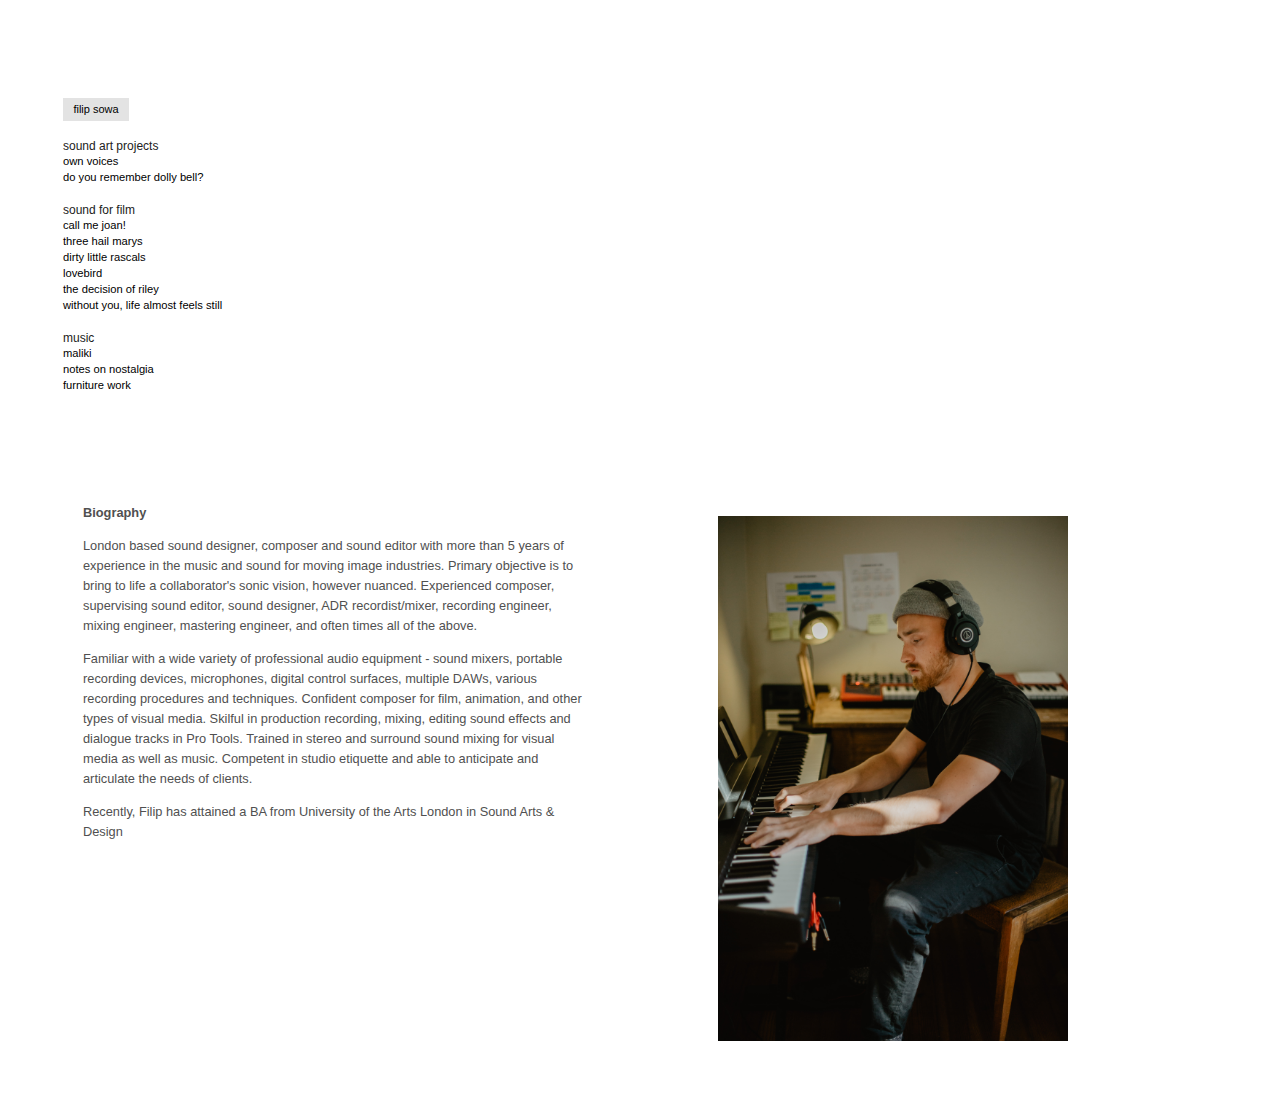
<file: index.html>
<!DOCTYPE html>
<html>
<head>
    <meta charset="utf-8" />
    <title>about - filip sowa</title>
    <link rel="stylesheet" href="../css/styles.css">
</head>   
<body>
  <div id="container">
      <div id="content">
          <div id="nav">
            <div class="nav-wrapper">
                <div class="top-left-side">
                    <div class="brand">
                        <a href="index.html">filip sowa</a>
                    </div>
               </div>
               <br>
               <div class="mid-left-side">
                  <div class="brand">
                     <div>sound art projects</div>
                  </div>
              </div>
              <div class="soundartprojects">
                  <div class="nav-link-wrapper2">
                     <a href="ownvoices.html">own voices</a>
                  </div>
              </div>
              <div class="soundartprojects">
                  <div class="nav-link-wrapper2">
                      <a href="doyourememberdollybell.html">do you remember dolly bell?</a>
                  </div>  
              </div>      
              <br>
              <div class="mid-left-side">
                  <div class="brand">
                     <div>sound for film</div>
                  </div>
              </div>
              <div class="soundforfilm">
                <div class="nav-link-wrapper2">
                    <a href="callmejoan!.html">call me joan!</a>
                 </div>
                 <div class="nav-link-wrapper2">
                     <a href="threehailmarys.html">three hail marys</a>
                 </div>
                 <div class="nav-link-wrapper2">
                     <a href="dirtylittlerascals.html">dirty little rascals</a>
                 </div>
                 <div class="nav-link-wrapper2">
                     <a href="lovebird.html">lovebird</a>
                 </div>
                 <div class="nav-link-wrapper2">
                    <a href="thedecisionofriley.html">the decision of riley</a>
                 </div>
                 <div class="nav-link-wrapper2">
                     <a href="withoutyou.html">without you, life almost feels still</a>
                 </div>
             </div>
              <br> 
             <div class="mid-left-side">
                 <div class="brand">
                     <div>music</div>
                 </div>
             </div>
             <div class="music">
                 <div class="nav-link-wrapper2">
                     <a href="maliki.html">maliki</a>
                 </div>
                 <div class="nav-link-wrapper2">
                     <a href="notesonnostalgia.html">notes on nostalgia</a>
                 </div>
                 <div class="nav-link-wrapper2">
                     <a href="furnituremusic.html">furniture work</a>
                 </div>
             </div>
              <br>
          </div>
          </div>
          <div id="main">
             <div class="paragraph">
                 <b>Biography</b><br>
              <p class="big">London based sound designer, composer and sound editor with more than 5 years of experience in the music and sound for moving image industries. Primary objective is to bring to life a collaborator's sonic vision, however nuanced. Experienced composer, supervising sound editor, sound designer, ADR recordist/mixer, recording engineer, mixing engineer, mastering engineer, and often times all of the above.</p>
              <p class="big">Familiar with a wide variety of professional audio equipment - sound mixers, portable recording devices, microphones, digital control surfaces, multiple DAWs, various recording procedures and techniques. Confident composer for film, animation, and other types of visual media. Skilful in production recording, mixing, editing sound effects and dialogue tracks in Pro Tools. Trained in stereo and surround sound mixing for visual media as well as music. Competent in studio etiquette and able to anticipate and articulate the needs of clients. </p>
              <p>Recently, Filip has attained a BA from University of the Arts London in Sound Arts & Design</p>

            </div>
           <div class="image">
              <img src="../resources/filipsowa.jpg"
                  width="350px">
            </div>     
      </div>



    </div>
</body> 
</html>
</file>
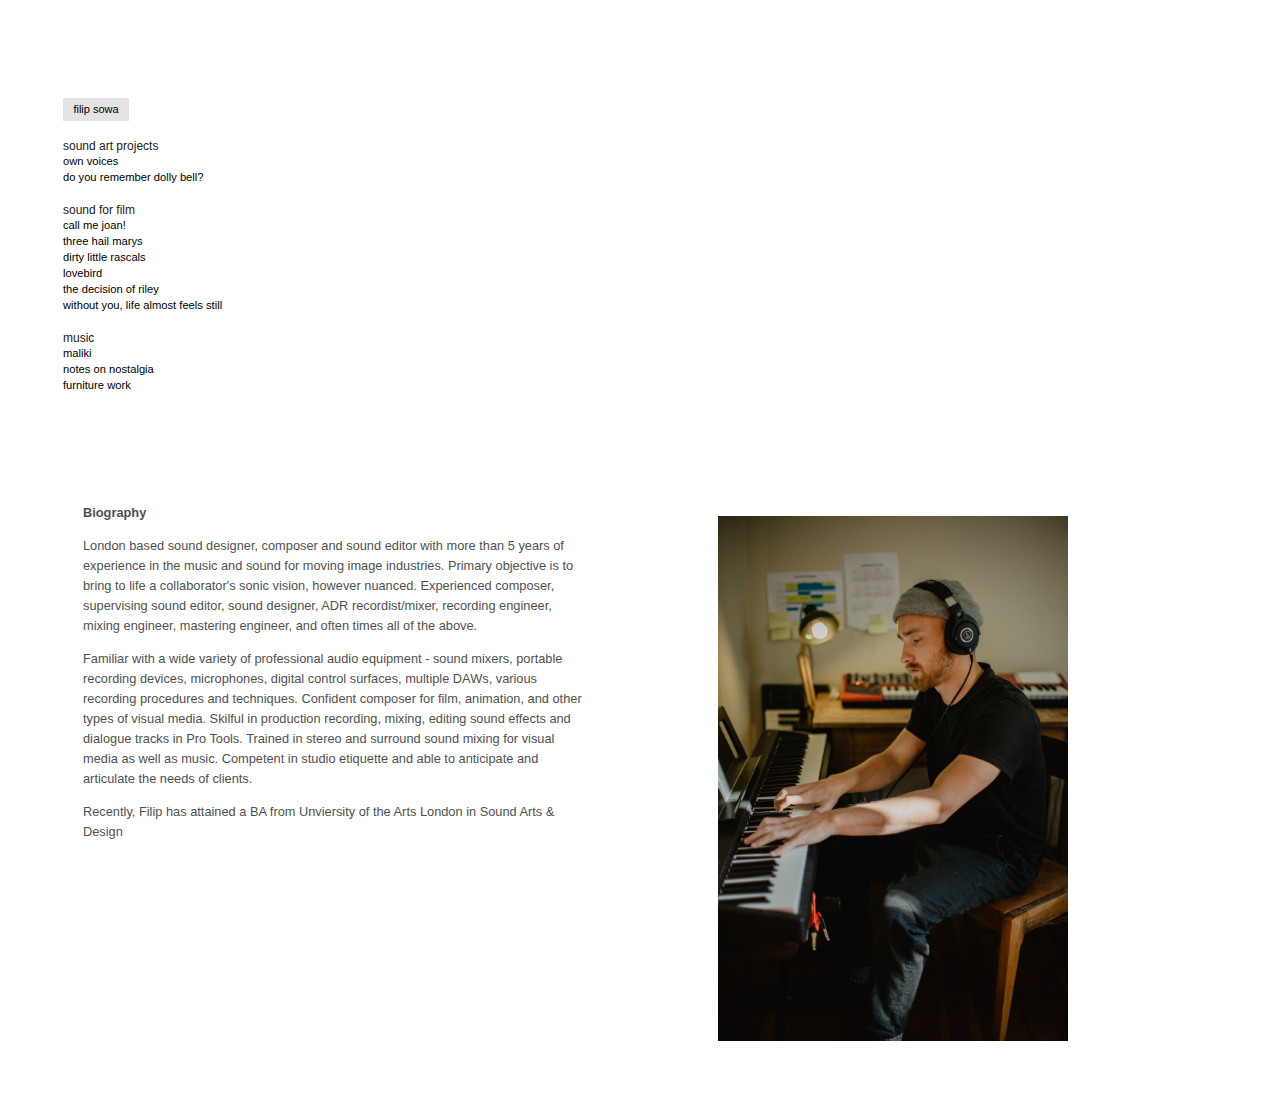
<file: html/index.html>
<!DOCTYPE html>
<html>
<head>
    <meta charset="utf-8" />
    <title>about - filip sowa</title>
    <link rel="stylesheet" href="../css/styles.css">
</head>   
<body>
  <div id="container">
      <div id="content">
          <div id="nav">
            <div class="nav-wrapper">
                <div class="top-left-side">
                    <div class="brand">
                        <a href="index.html">filip sowa</a>
                    </div>
               </div>
               <br>
               <div class="mid-left-side">
                  <div class="brand">
                     <div>sound art projects</div>
                  </div>
              </div>
              <div class="soundartprojects">
                  <div class="nav-link-wrapper2">
                     <a href="ownvoices.html">own voices</a>
                  </div>
              </div>
              <div class="soundartprojects">
                  <div class="nav-link-wrapper2">
                      <a href="doyourememberdollybell.html">do you remember dolly bell?</a>
                  </div>  
              </div>      
              <br>
              <div class="mid-left-side">
                  <div class="brand">
                     <div>sound for film</div>
                  </div>
              </div>
              <div class="soundforfilm">
                <div class="nav-link-wrapper2">
                    <a href="callmejoan!.html">call me joan!</a>
                 </div>
                 <div class="nav-link-wrapper2">
                     <a href="threehailmarys.html">three hail marys</a>
                 </div>
                 <div class="nav-link-wrapper2">
                     <a href="dirtylittlerascals.html">dirty little rascals</a>
                 </div>
                 <div class="nav-link-wrapper2">
                     <a href="lovebird.html">lovebird</a>
                 </div>
                 <div class="nav-link-wrapper2">
                    <a href="thedecisionofriley.html">the decision of riley</a>
                 </div>
                 <div class="nav-link-wrapper2">
                     <a href="withoutyou.html">without you, life almost feels still</a>
                 </div>
             </div>
              <br> 
             <div class="mid-left-side">
                 <div class="brand">
                     <div>music</div>
                 </div>
             </div>
             <div class="music">
                 <div class="nav-link-wrapper2">
                     <a href="maliki.html">maliki</a>
                 </div>
                 <div class="nav-link-wrapper2">
                     <a href="notesonnostalgia.html">notes on nostalgia</a>
                 </div>
                 <div class="nav-link-wrapper2">
                     <a href="furnituremusic.html">furniture work</a>
                 </div>
             </div>
              <br>
          </div>
          </div>
          <div id="main">
             <div class="paragraph">
                 <b>Biography</b><br>
              <p class="big">London based sound designer, composer and sound editor with more than 5 years of experience in the music and sound for moving image industries. Primary objective is to bring to life a collaborator's sonic vision, however nuanced. Experienced composer, supervising sound editor, sound designer, ADR recordist/mixer, recording engineer, mixing engineer, mastering engineer, and often times all of the above.</p>
              <p class="big">Familiar with a wide variety of professional audio equipment - sound mixers, portable recording devices, microphones, digital control surfaces, multiple DAWs, various recording procedures and techniques. Confident composer for film, animation, and other types of visual media. Skilful in production recording, mixing, editing sound effects and dialogue tracks in Pro Tools. Trained in stereo and surround sound mixing for visual media as well as music. Competent in studio etiquette and able to anticipate and articulate the needs of clients. </p>
              <p>Recently, Filip has attained a BA from Unviersity of the Arts London in Sound Arts & Design</p>

            </div>
           <div class="image">
              <img src="../resources/filipsowa.jpg"
                  width="350px">
            </div>     
      </div>



    </div>
</body> 
</html>
</file>
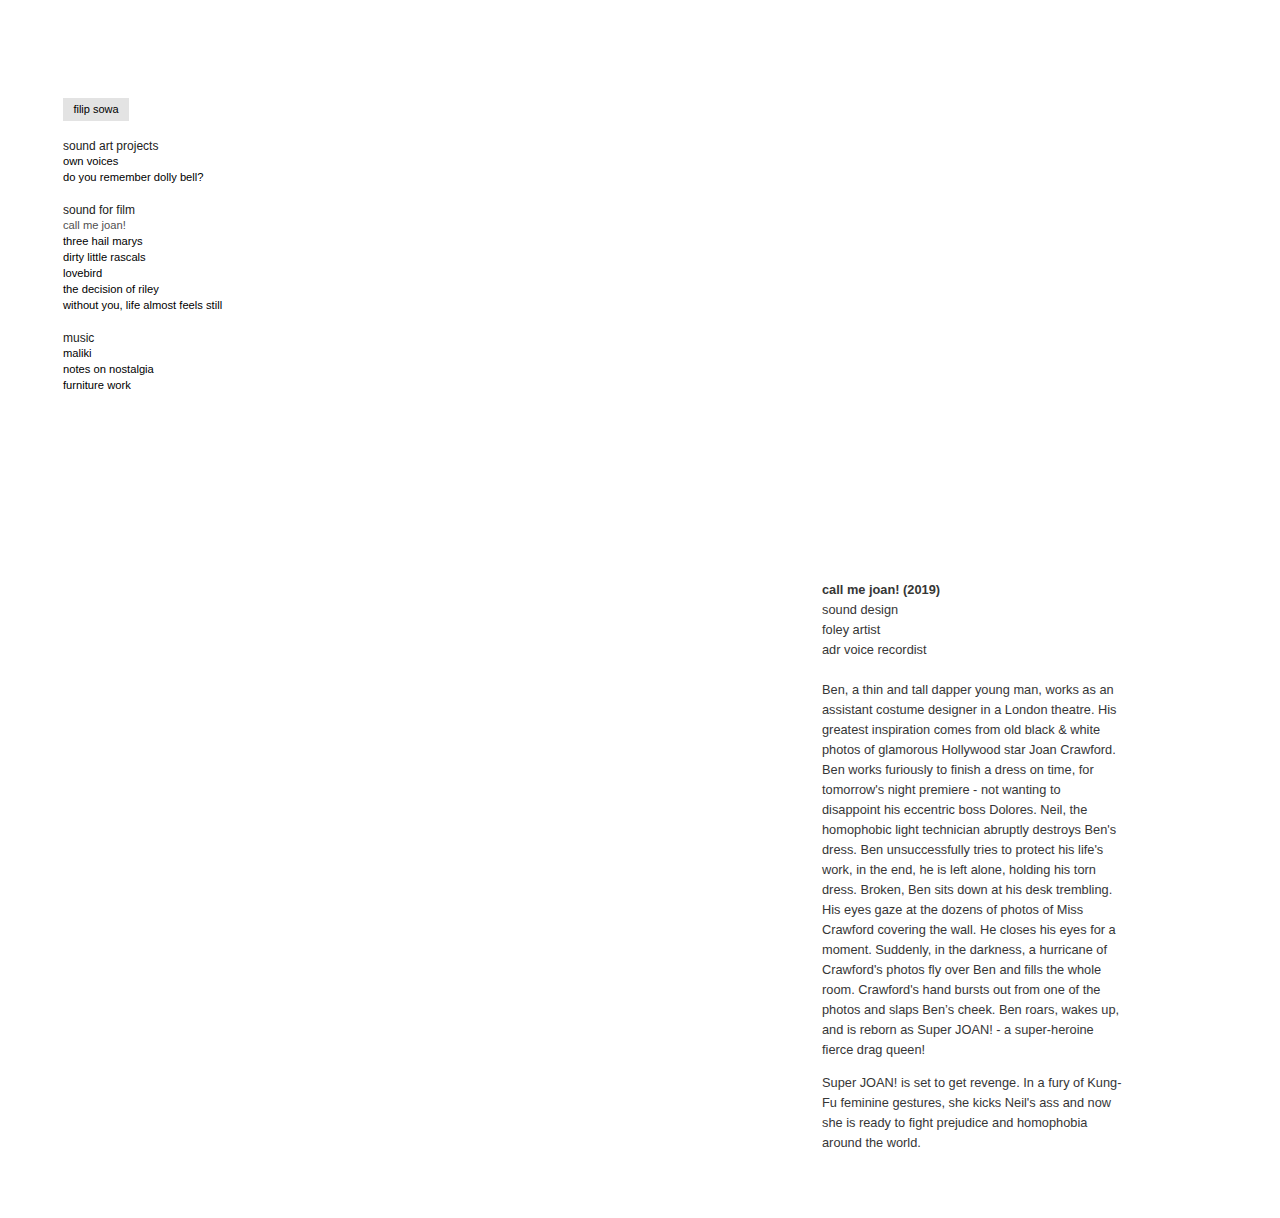
<file: callmejoan!.html>
<!DOCTYPE html>
<html>
<head>
    <meta charset="utf-8" />
    <title>call me joan! - filip sowa</title>
    <link rel="stylesheet" href="../css/stylescallmejoan!.css">
</head>   
<body>
    <div id="container">
        <div id="content">
            <div id="nav">
                <div class="nav-wrapper">
                    <div class="top-left-side">
                      <div class="brand">
                          <a href="index.html">filip sowa</a>
                      </div>
                   </div>
                   <br>
                   <div class="mid-left-side">
                      <div class="brand">
                         <div>sound art projects</div>
                      </div>
                  </div>
                  <div class="soundartprojects">
                      <div class="nav-link-wrapper2">
                         <a href="ownvoices.html">own voices</a>
                      </div>
                  </div>
                  <div class="soundartprojects">
                      <div class="nav-link-wrapper2">
                          <a href="doyourememberdollybell.html">do you remember dolly bell?</a>
                      </div>  
                  </div>      
                  <br>
                  <div class="mid-left-side">
                      <div class="brand">
                         <div>sound for film</div>
                      </div>
                  </div>
                  <div class="soundforfilm">
                      <div class="nav-link-wrapper2">
                          <div>call me joan!</div>
                       </div>
                       <div class="nav-link-wrapper2">
                           <a href="threehailmarys.html">three hail marys</a>
                       </div>
                       <div class="nav-link-wrapper2">
                           <a href="dirtylittlerascals.html">dirty little rascals</a>
                       </div>
                       <div class="nav-link-wrapper2">
                           <a href="lovebird.html">lovebird</a>
                       </div>
                       <div class="nav-link-wrapper2">
                          <a href="thedecisionofriley.html">the decision of riley</a>
                       </div>
                       <div class="nav-link-wrapper2">
                           <a href="withoutyou.html">without you, life almost feels still</a>
                       </div>
                   </div>
                  <br> 
                 <div class="mid-left-side">
                     <div class="brand">
                         <div>music</div>
                     </div>
                 </div>
                 <div class="music">
                     <div class="nav-link-wrapper2">
                         <a href="maliki.html">maliki</a>
                     </div>
                     <div class="nav-link-wrapper2">
                         <a href="notesonnostalgia.html">notes on nostalgia</a>
                     </div>
                     <div class="nav-link-wrapper2">
                        <a href="furnituremusic.html">furniture work</a>
                     </div>
                 </div>
                  <br>
              </div>
              </div>
            <div id="main">
                <iframe title="Call Me Joan!" src="https://player.vimeo.com/video/439604009" width="640" height="360" frameborder="0" allowfullscreen></iframe>
            </div>
            <div id="info">
                <div class="infotext">
                   <p><b>call me joan! (2019)</b><br>
                    sound design<br>
                    foley artist<br>
                    adr voice recordist<br><br>
                    Ben, a thin and tall dapper young man, works as an assistant costume designer in a London theatre. His greatest inspiration comes from old black & white photos of glamorous Hollywood star Joan Crawford. Ben works furiously to finish a dress on time, for tomorrow's night premiere - not wanting to disappoint his eccentric boss Dolores. Neil, the homophobic light technician abruptly destroys Ben's dress. Ben unsuccessfully tries to protect his life's work, in the end, he is left alone, holding his torn dress. Broken, Ben sits down at his desk trembling. His eyes gaze at the dozens of photos of Miss Crawford covering the wall. He closes his eyes for a moment. Suddenly, in the darkness, a hurricane of Crawford's photos fly over Ben and fills the whole room. Crawford's hand bursts out from one of the photos and slaps Ben’s cheek. Ben roars, wakes up, and is reborn as Super JOAN! - a super-heroine fierce drag queen!</p>
                    <p>Super JOAN! is set to get revenge. In a fury of Kung- Fu feminine gestures, she kicks Neil's ass and now she is ready to fight prejudice and homophobia around the world.</p>
                </div>
                <br>
            </div>
               
        </div>
  
  
  
    </div>
</body> 
</html>
</file>
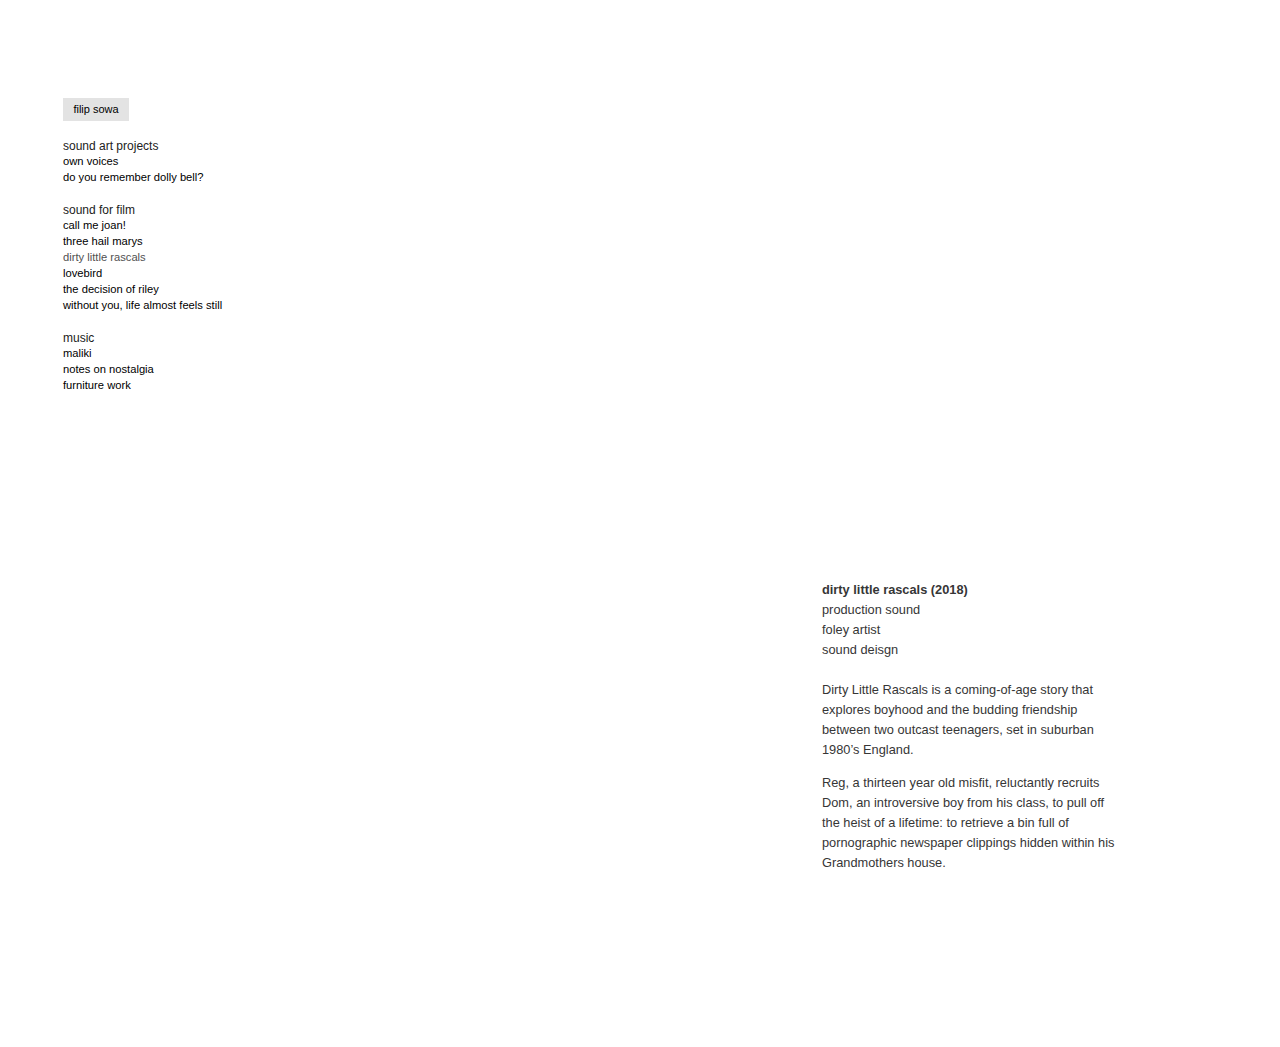
<file: dirtylittlerascals.html>
<!DOCTYPE html>
<html>
<head>
    <meta charset="utf-8" />
    <title>dirty little rascals - filip sowa</title>
    <link rel="stylesheet" href="../css/stylesdirtylittlerascals.css">
</head>   
<body>
    <div id="container">
        <div id="content">
            <div id="nav">
                <div class="nav-wrapper">
                    <div class="top-left-side">
                      <div class="brand">
                          <a href="index.html">filip sowa</a>
                      </div>
                   </div>
                   <br>
                   <div class="mid-left-side">
                      <div class="brand">
                         <div>sound art projects</div>
                      </div>
                  </div>
                  <div class="soundartprojects">
                      <div class="nav-link-wrapper2">
                         <a href="ownvoices.html">own voices</a>
                      </div>
                  </div>
                  <div class="soundartprojects">
                      <div class="nav-link-wrapper2">
                          <a href="doyourememberdollybell.html">do you remember dolly bell?</a>
                      </div>  
                  </div>      
                  <br>
                  <div class="mid-left-side">
                      <div class="brand">
                         <div>sound for film</div>
                      </div>
                  </div>
                  <div class="soundforfilm">
                      <div class="nav-link-wrapper2">
                          <a href="callmejoan!.html">call me joan!</a>
                       </div>
                       <div class="nav-link-wrapper2">
                           <a href="threehailmarys.html">three hail marys</a>
                       </div>
                       <div class="nav-link-wrapper2">
                           <div>dirty little rascals</div>
                       </div>
                       <div class="nav-link-wrapper2">
                           <a href="lovebird.html">lovebird</a>
                       </div>
                       <div class="nav-link-wrapper2">
                          <a href="thedecisionofriley.html">the decision of riley</a>
                       </div>
                       <div class="nav-link-wrapper2">
                           <a href="withoutyou.html">without you, life almost feels still</a>
                       </div>
                   </div>
                  <br> 
                 <div class="mid-left-side">
                     <div class="brand">
                         <div>music</div>
                     </div>
                 </div>
                 <div class="music">
                     <div class="nav-link-wrapper2">
                         <a href="maliki.html">maliki</a>
                     </div>
                     <div class="nav-link-wrapper2">
                         <a href="notesonnostalgia.html">notes on nostalgia</a>
                     </div>
                     <div class="nav-link-wrapper2">
                        <a href="furnituremusic.html">furniture work</a>
                     </div>
                 </div>
                  <br>
              </div>
              </div>
            <div id="main">
                <iframe src="https://player.vimeo.com/video/274945598" width="640" height="360" frameborder="0" allow="autoplay; fullscreen" allowfullscreen></iframe>

            </div>
            <div id="info">
                <div class="infotext">
                <p><b>dirty little rascals (2018)</b><br>
                    production sound<br>
                    foley artist<br>
                    sound deisgn<br><br>
                    Dirty Little Rascals is a coming-of-age story that explores boyhood and the budding friendship between two outcast teenagers, set in suburban 1980’s England.</p>

                    <p>Reg, a thirteen year old misfit, reluctantly recruits Dom, an introversive boy from his class, to pull off the heist of a lifetime: to retrieve a bin full of pornographic newspaper clippings hidden within his Grandmothers house.
                    </p>
                </div>
                <br>
            </div>
               
        </div>
  
  
  
      </div>
</body> 
</html>
</file>
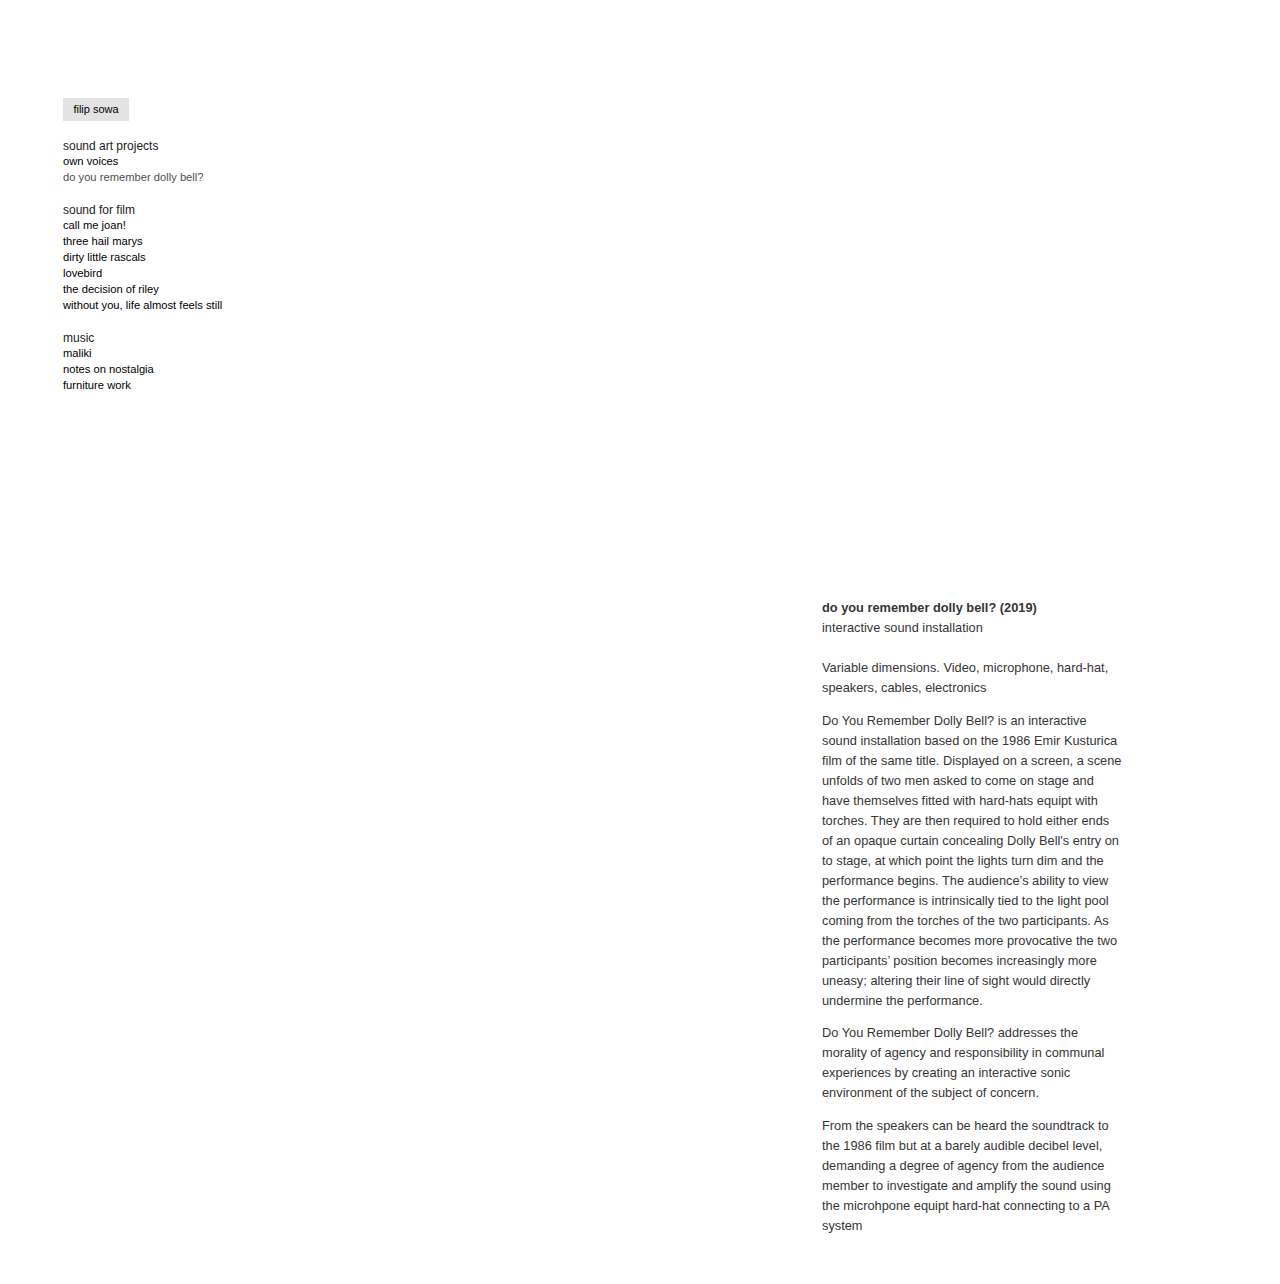
<file: doyourememberdollybell.html>
<!DOCTYPE html>
<html>
<head>
    <meta charset="utf-8" />
    <title>do you remember dolly bell? - filip sowa</title>
    <link rel="stylesheet" href="../css/stylesdoyourememberdollybell.css">
</head>   
<body>
    <div id="container">
        <div id="content">
            <div id="nav">
                <div class="nav-wrapper">
                    <div class="top-left-side">
                      <div class="brand">
                          <a href="index.html">filip sowa</a>
                      </div>
                   </div>
                   <br>
                   <div class="mid-left-side">
                      <div class="brand">
                         <div>sound art projects</div>
                      </div>
                  </div>
                  <div class="soundartprojects">
                      <div class="nav-link-wrapper2">
                         <a href="ownvoices.html">own voices</a>
                      </div>
                  </div>
                  <div class="soundartprojects">
                      <div class="nav-link-wrapper2">
                          <div>do you remember dolly bell?</div>
                      </div>  
                  </div>      
                  <br>
                  <div class="mid-left-side">
                      <div class="brand">
                         <div>sound for film</div>
                      </div>
                  </div>
                  <div class="soundforfilm">
                      <div class="nav-link-wrapper2">
                          <a href="callmejoan!.html">call me joan!</a>
                       </div>
                       <div class="nav-link-wrapper2">
                           <a href="threehailmarys.html">three hail marys</a>
                       </div>
                       <div class="nav-link-wrapper2">
                           <a href="dirtylittlerascals.html">dirty little rascals</a>
                       </div>
                       <div class="nav-link-wrapper2">
                           <a href="lovebird.html">lovebird</a>
                       </div>
                       <div class="nav-link-wrapper2">
                          <a href="thedecisionofriley.html">the decision of riley</a>
                       </div>
                       <div class="nav-link-wrapper2">
                           <a href="withoutyou.html">without you, life almost feels still</a>
                       </div>
                   </div>
                  <br> 
                 <div class="mid-left-side">
                     <div class="brand">
                         <div>music</div>
                     </div>
                 </div>
                 <div class="music">
                     <div class="nav-link-wrapper2">
                         <a href="maliki.html">maliki</a>
                     </div>
                     <div class="nav-link-wrapper2">
                         <a href="notesonnostalgia.html">notes on nostalgia</a>
                     </div>
                     <div class="nav-link-wrapper2">
                        <a href="furnituremusic.html">furniture work</a>
                     </div>
                 </div>
                  <br>
              </div>
              </div>
     <div id="main">
                <iframe src="https://player.vimeo.com/video/439603031" width="640" height="360" frameborder="0" allowfullscreen></iframe>
                   </video><br>
                <br>
     </div>
            <div id="info">
                <div class="infotext">
                <p><b>do you remember dolly bell? (2019)</b><br>
                    interactive sound installation<br><br>
                    Variable dimensions. Video, microphone, hard-hat, speakers, cables, electronics
                    </p>
                    <p>Do You Remember Dolly Bell? is an interactive sound installation based on the 1986 Emir Kusturica film of the same title. Displayed on a screen, a scene unfolds of two men asked to come on stage and have themselves fitted with hard-hats equipt with torches. They are then required to hold either ends of an opaque curtain concealing Dolly Bell's entry on to stage, at which point the lights turn dim and the performance begins. The audience’s ability to view the performance is intrinsically tied to the light pool coming from the torches of the two participants. As the performance becomes more provocative the two participants’ position becomes increasingly more uneasy; altering their line of sight would directly undermine the performance.</p>
                        
                    <p> Do You Remember Dolly Bell? addresses the morality of agency and responsibility in communal experiences by creating an interactive sonic environment of the subject of concern.</p>
                    <p> From the speakers can be heard the soundtrack to the 1986 film but at a barely audible decibel level, demanding a degree of agency from the audience member to investigate and amplify the sound using the microhpone equipt hard-hat connecting to a PA system</p>
                </div>
            </div>
               
        </div>
      </div>
</body> 
</html>
</file>
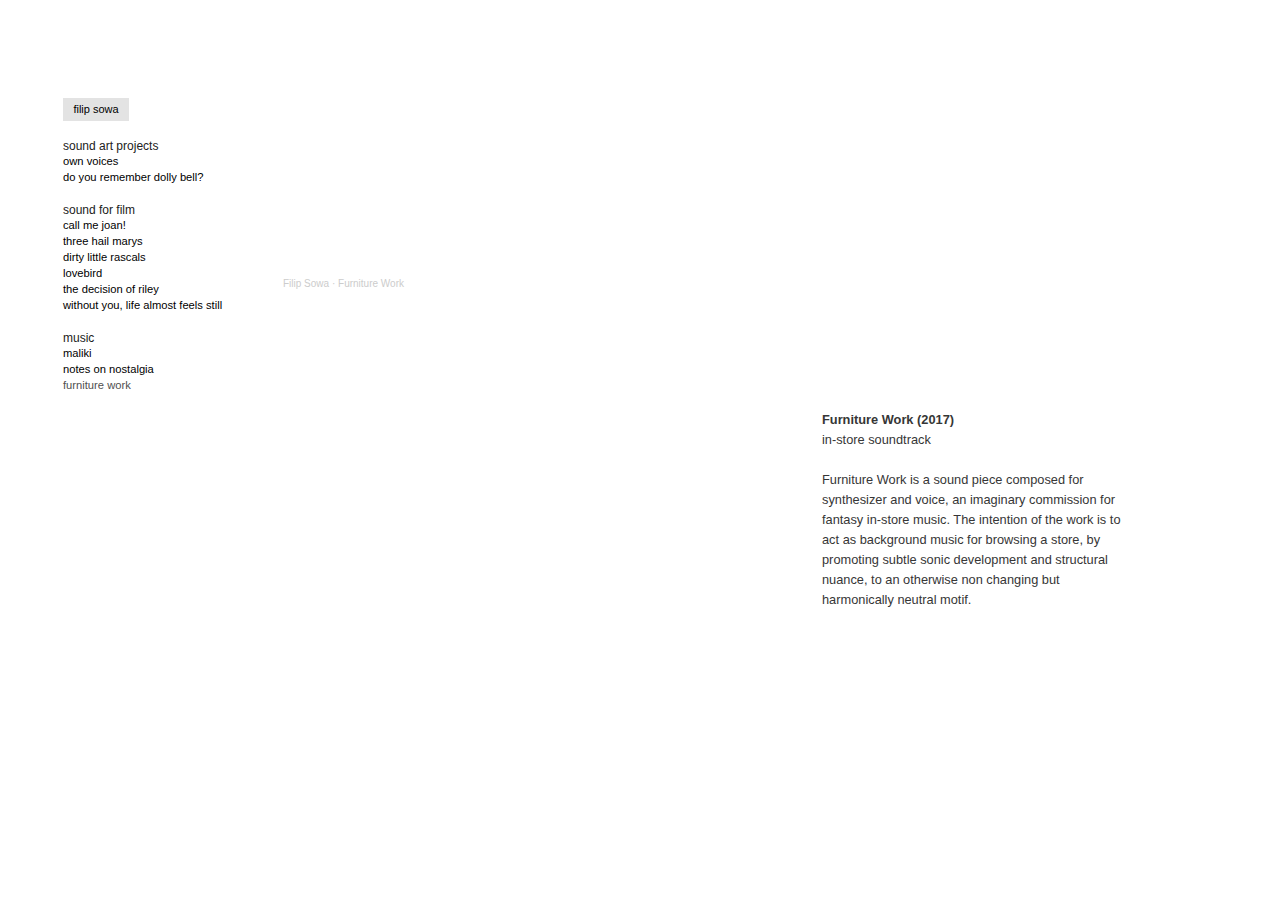
<file: furnituremusic.html>
<!DOCTYPE html>
<html>
<head>
    <meta charset="utf-8" />
    <title>furniture music - filip sowa</title>
    <link rel="stylesheet" href="../css/stylesfurnituremusic.css">
</head>   
<body>
    <div id="container">
        <div id="content">
            <div id="nav">
                <div class="nav-wrapper">
                    <div class="top-left-side">
                      <div class="brand">
                          <a href="index.html">filip sowa</a>
                      </div>
                   </div>
                   <br>
                   <div class="mid-left-side">
                      <div class="brand">
                         <div>sound art projects</div>
                      </div>
                  </div>
                  <div class="soundartprojects">
                      <div class="nav-link-wrapper2">
                         <a href="ownvoices.html">own voices</a>
                      </div>
                  </div>
                  <div class="soundartprojects">
                      <div class="nav-link-wrapper2">
                          <a href="doyourememberdollybell.html">do you remember dolly bell?</a>
                      </div>  
                  </div>      
                  <br>
                  <div class="mid-left-side">
                      <div class="brand">
                         <div>sound for film</div>
                      </div>
                  </div>
                  <div class="soundforfilm">
                      <div class="nav-link-wrapper2">
                          <a href="callmejoan!.html">call me joan!</a>
                       </div>
                       <div class="nav-link-wrapper2">
                           <a href="threehailmarys.html">three hail marys</a>
                       </div>
                       <div class="nav-link-wrapper2">
                           <a href="dirtylittlerascals.html">dirty little rascals</a>
                       </div>
                       <div class="nav-link-wrapper2">
                           <a href="lovebird.html">lovebird</a>
                       </div>
                       <div class="nav-link-wrapper2">
                          <a href="thedecisionofriley.html">the decision of riley</a>
                       </div>
                       <div class="nav-link-wrapper2">
                           <a href="withoutyou.html">without you, life almost feels still</a>
                       </div>
                   </div>
                  <br> 
                 <div class="mid-left-side">
                     <div class="brand">
                         <div>music</div>
                     </div>
                 </div>
                 <div class="music">
                     <div class="nav-link-wrapper2">
                         <a href="maliki.html">maliki</a>
                     </div>
                     <div class="nav-link-wrapper2">
                         <a href="notesonnostalgia.html">notes on nostalgia</a>
                     </div>
                     <div class="nav-link-wrapper2">
                        <div>furniture work</div>
                     </div>
                 </div>
                  <br>
              </div>
              </div>
     <div id="main">
        <iframe width="100%" height="166" scrolling="no" frameborder="no" allow="autoplay" src="https://w.soundcloud.com/player/?url=https%3A//api.soundcloud.com/tracks/364746797&color=%23ff5500&auto_play=false&hide_related=false&show_comments=true&show_user=true&show_reposts=false&show_teaser=true"></iframe><div style="font-size: 10px; color: #cccccc;line-break: anywhere;word-break: normal;overflow: hidden;white-space: nowrap;text-overflow: ellipsis; font-family: Interstate,Lucida Grande,Lucida Sans Unicode,Lucida Sans,Garuda,Verdana,Tahoma,sans-serif;font-weight: 100;"><a href="https://soundcloud.com/fillahkillah" title="Filip Sowa" target="_blank" style="color: #cccccc; text-decoration: none;">Filip Sowa</a> · <a href="https://soundcloud.com/fillahkillah/furniture-work" title="Furniture Work" target="_blank" style="color: #cccccc; text-decoration: none;">Furniture Work</a></div>
                <br>
     </div>
            <div id="info">
                <div class="infotext">
                <p><b>Furniture Work (2017)</b><br>
                    in-store soundtrack<br><br>
                    Furniture Work is a sound piece composed for synthesizer and voice, an imaginary commission for fantasy in-store music. The intention of the work is to act as background music for browsing a store, by promoting subtle sonic development and structural nuance, to an otherwise non changing but harmonically neutral motif.
                    </p>
                </div>
            </div>
               
        </div>
      </div>
</body> 
</html>
</file>
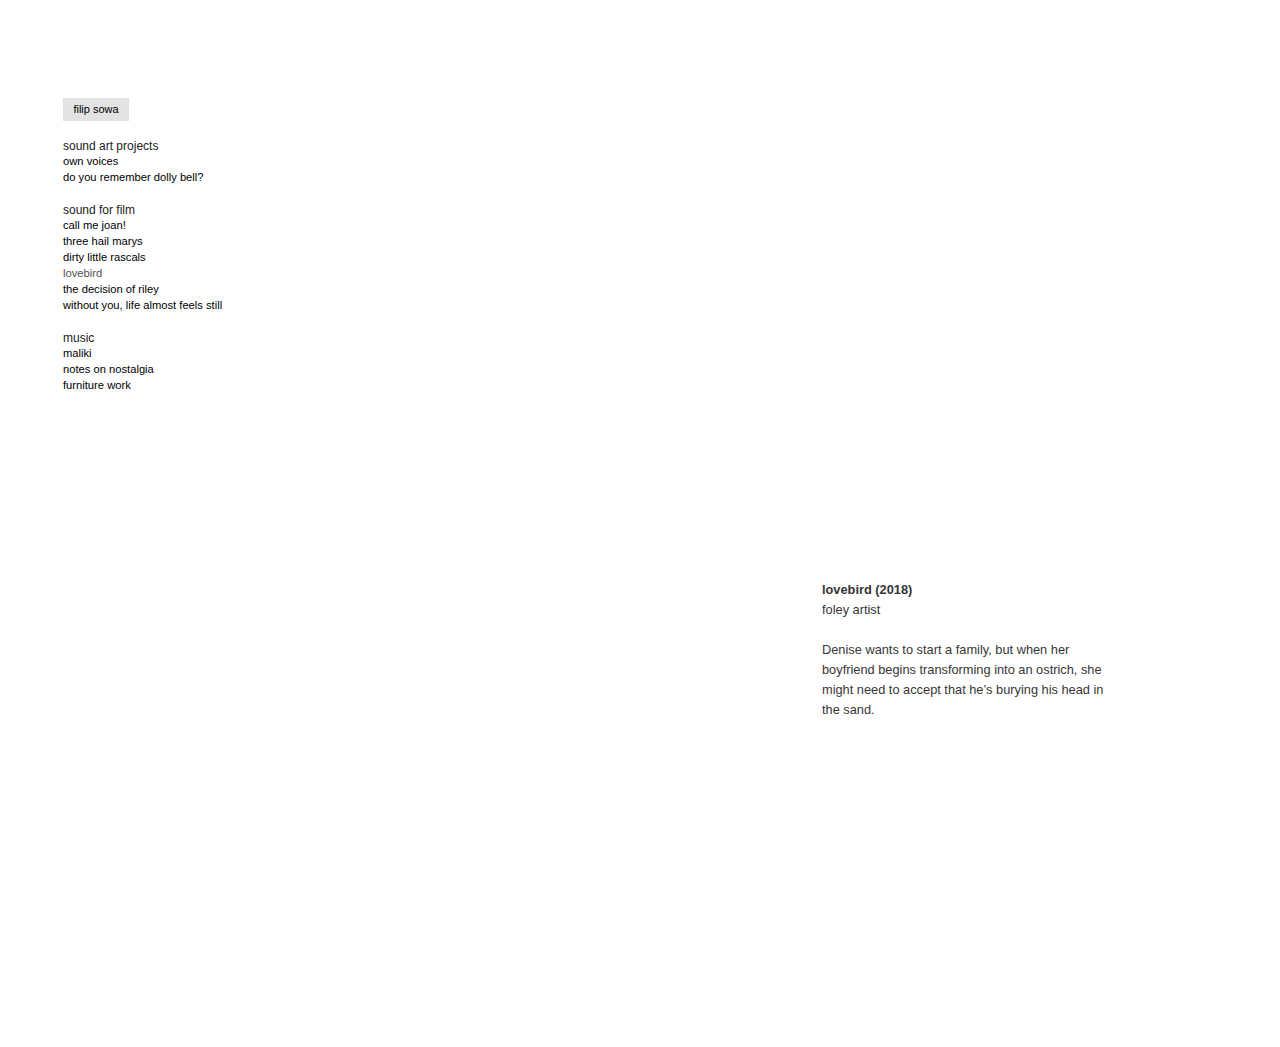
<file: lovebird.html>
<!DOCTYPE html>
<html>
<head>
    <meta charset="utf-8" />
    <title>lovebird - filip sowa</title>
    <link rel="stylesheet" href="../css/styleslovebird.css">
</head>   
<body>
    <div id="container">
        <div id="content">
            <div id="nav">
                <div class="nav-wrapper">
                    <div class="top-left-side">
                      <div class="brand">
                          <a href="index.html">filip sowa</a>
                      </div>
                   </div>
                   <br>
                   <div class="mid-left-side">
                      <div class="brand">
                         <div>sound art projects</div>
                      </div>
                  </div>
                  <div class="soundartprojects">
                      <div class="nav-link-wrapper2">
                         <a href="ownvoices.html">own voices</a>
                      </div>
                  </div>
                  <div class="soundartprojects">
                      <div class="nav-link-wrapper2">
                          <a href="doyourememberdollybell.html">do you remember dolly bell?</a>
                      </div>  
                  </div>      
                  <br>
                  <div class="mid-left-side">
                      <div class="brand">
                         <div>sound for film</div>
                      </div>
                  </div>
                  <div class="soundforfilm">
                      <div class="nav-link-wrapper2">
                          <a href="callmejoan!.html">call me joan!</a>
                       </div>
                       <div class="nav-link-wrapper2">
                           <a href="threehailmarys.html">three hail marys</a>
                       </div>
                       <div class="nav-link-wrapper2">
                           <a href="dirtylittlerascals.html">dirty little rascals</a>
                       </div>
                       <div class="nav-link-wrapper2">
                           <div>lovebird</div>
                       </div>
                       <div class="nav-link-wrapper2">
                          <a href="thedecisionofriley.html">the decision of riley</a>
                       </div>
                       <div class="nav-link-wrapper2">
                           <a href="withoutyou.html">without you, life almost feels still</a>
                       </div>
                   </div>
                  <br> 
                 <div class="mid-left-side">
                     <div class="brand">
                         <div>music</div>
                     </div>
                 </div>
                 <div class="music">
                     <div class="nav-link-wrapper2">
                         <a href="maliki.html">maliki</a>
                     </div>
                     <div class="nav-link-wrapper2">
                         <a href="notesonnostalgia.html">notes on nostalgia</a>
                     </div>
                     <div class="nav-link-wrapper2">
                        <a href="furnituremusic.html">furniture work</a>
                     </div>
                 </div>
                  <br>
              </div>
              </div>
       <div id="main">
                <iframe src="https://player.vimeo.com/video/317816512" width="640" height="360" frameborder="0" allow="autoplay; fullscreen" allowfullscreen></iframe>
       </div>
         <div id="info">
                <div class="infotext">
                <p><b>lovebird (2018)</b><br>
                    foley artist<br><br>
                    Denise wants to start a family, but when her boyfriend begins transforming into an ostrich, she might need to accept that he’s burying his head in the sand.</p>
                </div>
                <br>
         </div>
               
        </div>
  
  
  
      </div>
</body> 
</html>
</file>
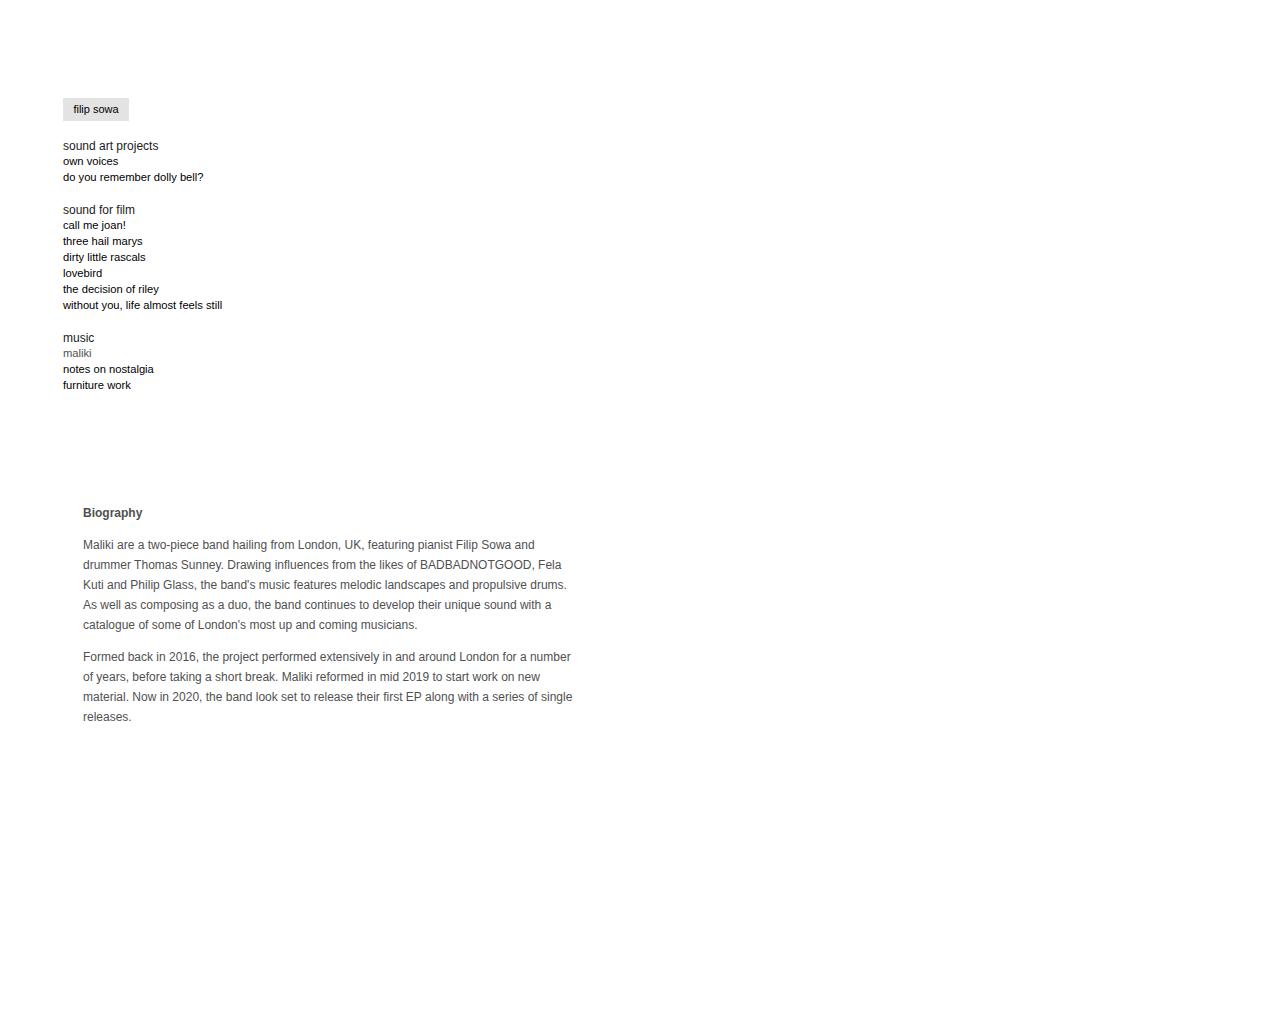
<file: maliki.html>
<!DOCTYPE html>
<html>
<head>
    <meta charset="utf-8" />
    <title>maliki - filip sowa</title>
    <link rel="stylesheet" href="../css/stylesmaliki.css">
</head>   
<body>
    <div id="container">
        <div id="content">
            <div id="nav">
              <div class="nav-wrapper">
                  <div class="top-left-side">
                    <div class="brand">
                        <a href="index.html">filip sowa</a>
                    </div>
                 </div>
                 <br>
                 <div class="mid-left-side">
                    <div class="brand">
                       <div>sound art projects</div>
                    </div>
                </div>
                <div class="soundartprojects">
                    <div class="nav-link-wrapper2">
                       <a href="ownvoices.html">own voices</a>
                    </div>
                </div>
                <div class="soundartprojects">
                    <div class="nav-link-wrapper2">
                        <a href="doyourememberdollybell.html">do you remember dolly bell?</a>
                    </div>  
                </div>      
                <br>
                <div class="mid-left-side">
                    <div class="brand">
                       <div>sound for film</div>
                    </div>
                </div>
                <div class="soundforfilm">
                    <div class="nav-link-wrapper2">
                        <a href="callmejoan!.html">call me joan!</a>
                     </div>
                     <div class="nav-link-wrapper2">
                         <a href="threehailmarys.html">three hail marys</a>
                     </div>
                     <div class="nav-link-wrapper2">
                         <a href="dirtylittlerascals.html">dirty little rascals</a>
                     </div>
                     <div class="nav-link-wrapper2">
                         <a href="lovebird.html">lovebird</a>
                     </div>
                     <div class="nav-link-wrapper2">
                        <a href="thedecisionofriley.html">the decision of riley</a>
                     </div>
                     <div class="nav-link-wrapper2">
                         <a href="withoutyou.html">without you, life almost feels still</a>
                     </div>
                 </div>
                <br> 
               <div class="mid-left-side">
                   <div class="brand">
                       <div>music</div>
                   </div>
               </div>
               <div class="music">
                   <div class="nav-link-wrapper2">
                       <div>maliki</div>
                   </div>
                   <div class="nav-link-wrapper2">
                       <a href="notesonnostalgia.html">notes on nostalgia</a>
                   </div>
                   <div class="nav-link-wrapper2">
                      <a href="furnituremusic.html">furniture work</a>
                   </div>
               </div>
                <br>
            </div>
            </div>
            <div id="main">
                <div class="spotify">
                    <iframe style="border: 0; width: 350px; height: 442px;" src="https://bandcamp.com/EmbeddedPlayer/track=920738860/size=large/bgcol=333333/linkcol=4ec5ec/tracklist=false/transparent=true/" seamless><a href="http://maliki.bandcamp.com/track/consortium">Consortium by Maliki</a></iframe>
                </div>
                <div class="paragraph">
                  <p><b>Biography</b></p>
                  <p>Maliki are a two-piece band hailing from London, UK, featuring pianist Filip Sowa and drummer Thomas Sunney. Drawing influences from the likes of BADBADNOTGOOD, Fela Kuti and Philip Glass, the band's music features melodic landscapes and propulsive drums. As well as composing as a duo, the band continues to develop their unique sound with a catalogue of some of London's most up and coming musicians. </p>	
                  <p>Formed back in 2016, the project performed extensively in and around London for a number of years, before taking a short break. Maliki reformed in mid 2019 to start work on new material. Now in 2020, the band look set to release their first EP along with a series of single releases.	</p>
                </div>
            </div>   
        </div>
      </div>
</body> 
</html>
</file>
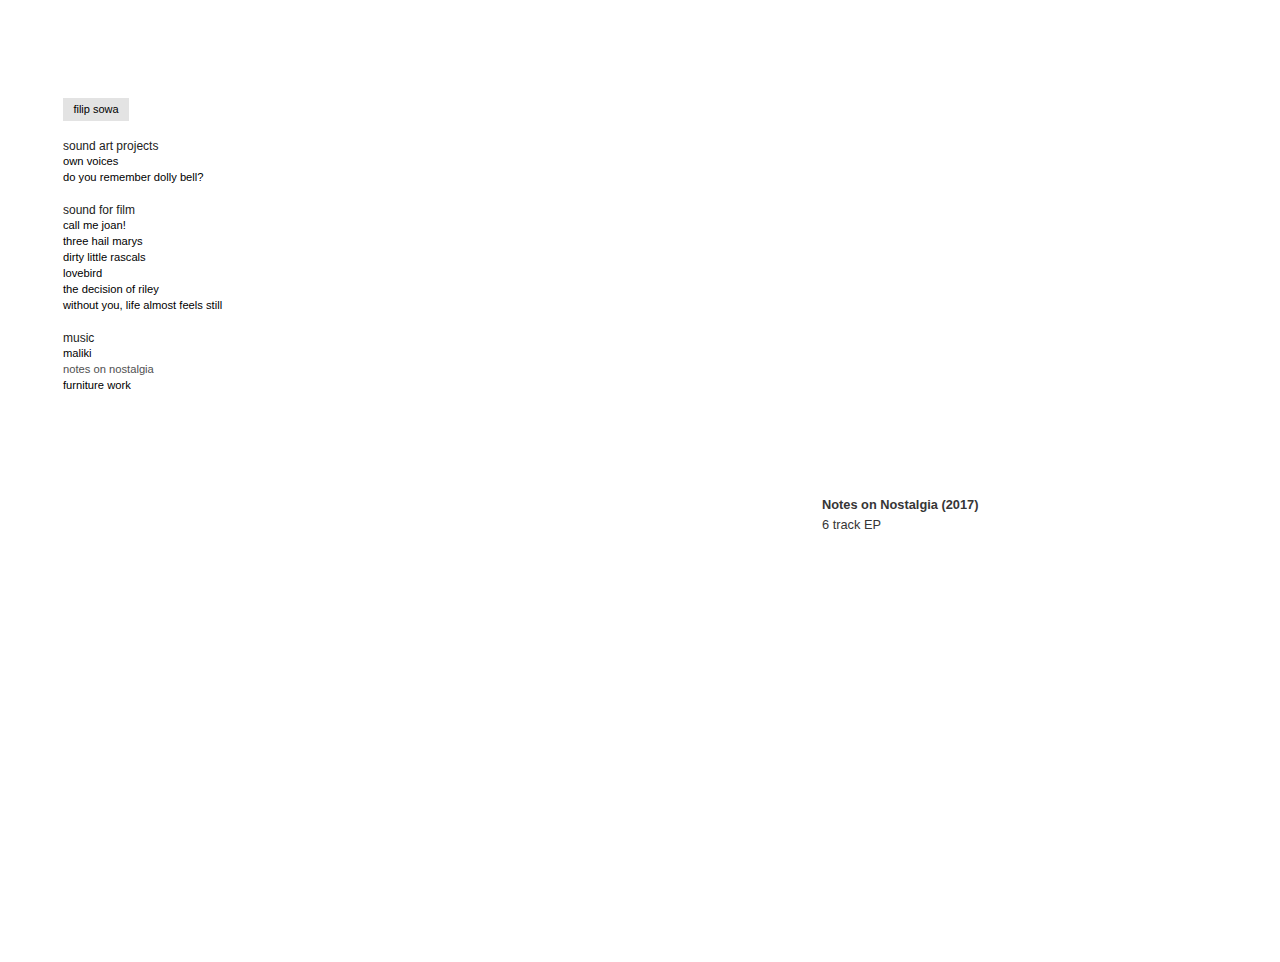
<file: notesonnostalgia.html>
<!DOCTYPE html>
<html>
<head>
    <meta charset="utf-8" />
    <title>notes on nostalgia - filip sowa</title>
    <link rel="stylesheet" href="../css/stylesnotesonnostalgia.css">
</head>   
<body>
    <div id="container">
        <div id="content">
            <div id="nav">
              <div class="nav-wrapper">
                  <div class="top-left-side">
                    <div class="brand">
                        <a href="index.html">filip sowa</a>
                    </div>
                 </div>
                 <br>
                 <div class="mid-left-side">
                    <div class="brand">
                       <div>sound art projects</div>
                    </div>
                </div>
                <div class="soundartprojects">
                    <div class="nav-link-wrapper2">
                       <a href="ownvoices.html">own voices</a>
                    </div>
                </div>
                <div class="soundartprojects">
                    <div class="nav-link-wrapper2">
                        <a href="do you remember dolly bell.html">do you remember dolly bell?</a>
                    </div>  
                </div>      
                <br>
                <div class="mid-left-side">
                    <div class="brand">
                       <div>sound for film</div>
                    </div>
                </div>
                <div class="soundforfilm">
                    <div class="nav-link-wrapper2">
                        <a href="callmejoan!.html">call me joan!</a>
                     </div>
                     <div class="nav-link-wrapper2">
                         <a href="threehailmarys.html">three hail marys</a>
                     </div>
                     <div class="nav-link-wrapper2">
                         <a href="dirtylittlerascals.html">dirty little rascals</a>
                     </div>
                     <div class="nav-link-wrapper2">
                         <a href="lovebird.html">lovebird</a>
                     </div>
                     <div class="nav-link-wrapper2">
                        <a href="thedecisionofriley.html">the decision of riley</a>
                     </div>
                     <div class="nav-link-wrapper2">
                         <a href="withoutyou.html">without you, life almost feels still</a>
                     </div>
                 </div>
                <br> 
               <div class="mid-left-side">
                   <div class="brand">
                       <div>music</div>
                   </div>
               </div>
               <div class="music">
                   <div class="nav-link-wrapper2">
                       <a href="maliki.html">maliki</a>
                   </div>
                   <div class="nav-link-wrapper2">
                       <div>notes on nostalgia</div>
                   </div>
                   <div class="nav-link-wrapper2">
                      <a href="furnituremusic.html">furniture work</a>
                   </div>
               </div>
                <br>
            </div>
            </div>
            <div id="main">
                <div class="spotify">
                   <iframe src="https://open.spotify.com/embed/album/08D3BLUqOPHOYUUMuSkFc4" width="100%" height="280" frameborder="0" allowtransparency="true" allow="encrypted-media"></iframe>
                </div>
            </div>
            <div id="info">
                <div class="infotext">
                <p><b>Notes on Nostalgia (2017)</b><br>
                    6 track EP
                    </p>
                </div>
            </div>
               
        </div>
      </div>
</body> 
</html>
</file>
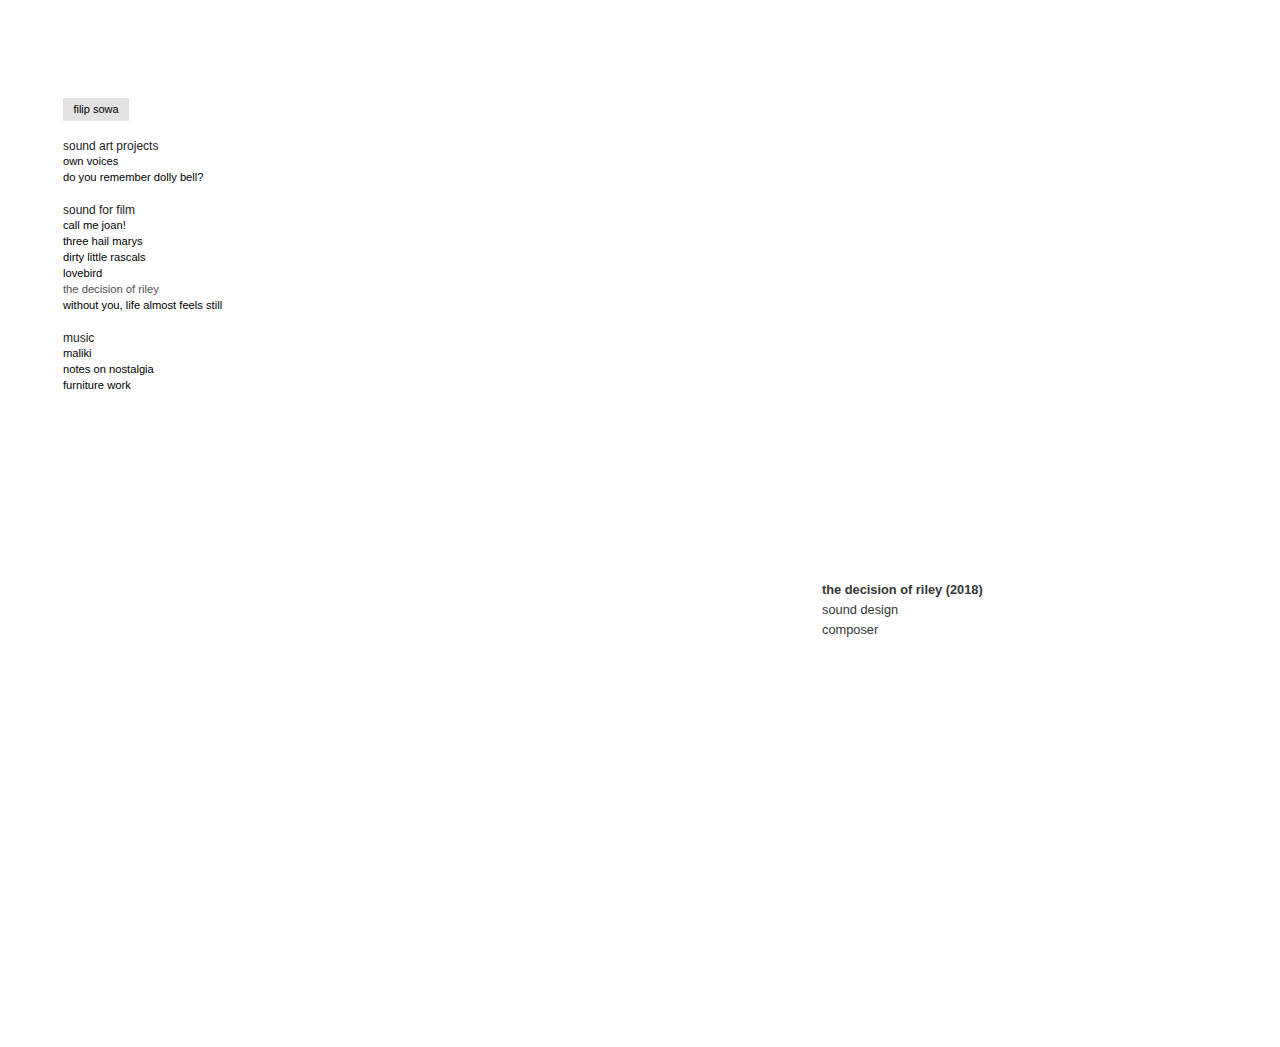
<file: thedecisionofriley.html>
<!DOCTYPE html>
<html>
<head>
    <meta charset="utf-8" />
    <title>the decision of riley - filip sowa</title>
    <link rel="stylesheet" href="../css/stylesdecisionofriley.css">
</head>   
<body>
    <div id="container">
        <div id="content">
            <div id="nav">
                <div class="nav-wrapper">
                    <div class="top-left-side">
                      <div class="brand">
                          <a href="index.html">filip sowa</a>
                      </div>
                   </div>
                   <br>
                   <div class="mid-left-side">
                      <div class="brand">
                         <div>sound art projects</div>
                      </div>
                  </div>
                  <div class="soundartprojects">
                      <div class="nav-link-wrapper2">
                         <a href="ownvoices.html">own voices</a>
                      </div>
                  </div>
                  <div class="soundartprojects">
                      <div class="nav-link-wrapper2">
                          <a href="doyourememberdollybell.html">do you remember dolly bell?</a>
                      </div>  
                  </div>      
                  <br>
                  <div class="mid-left-side">
                      <div class="brand">
                         <div>sound for film</div>
                      </div>
                  </div>
                  <div class="soundforfilm">
                      <div class="nav-link-wrapper2">
                          <a href="callmejoan!.html">call me joan!</a>
                       </div>
                       <div class="nav-link-wrapper2">
                           <a href="threehailmarys.html">three hail marys</a>
                       </div>
                       <div class="nav-link-wrapper2">
                           <a href="dirtylittlerascals.html">dirty little rascals</a>
                       </div>
                       <div class="nav-link-wrapper2">
                           <a href="lovebird.html">lovebird</a>
                       </div>
                       <div class="nav-link-wrapper2">
                          <div>the decision of riley</div>
                       </div>
                       <div class="nav-link-wrapper2">
                           <a href="withoutyou.html">without you, life almost feels still</a>
                       </div>
                   </div>
                  <br> 
                 <div class="mid-left-side">
                     <div class="brand">
                         <div>music</div>
                     </div>
                 </div>
                 <div class="music">
                     <div class="nav-link-wrapper2">
                         <a href="maliki.html">maliki</a>
                     </div>
                     <div class="nav-link-wrapper2">
                         <a href="notesonnostalgia.html">notes on nostalgia</a>
                     </div>
                     <div class="nav-link-wrapper2">
                        <a href="furnituremusic.html">furniture work</a>
                     </div>
                 </div>
                  <br>
              </div>
              </div>
            <div id="main">
                <iframe src="https://player.vimeo.com/video/439603739" width="640" height="360" frameborder="0" allowfullscreen></iframe>
            </div>
            <div id="info">
                <div class="infotext">
                   <p><b>the decision of riley (2018)</b><br>
                    sound design<br>
                    composer<br>
                </div>
                <br>
            </div>
               
        </div>
  
  
  
    </div>
</body> 
</html>
</file>
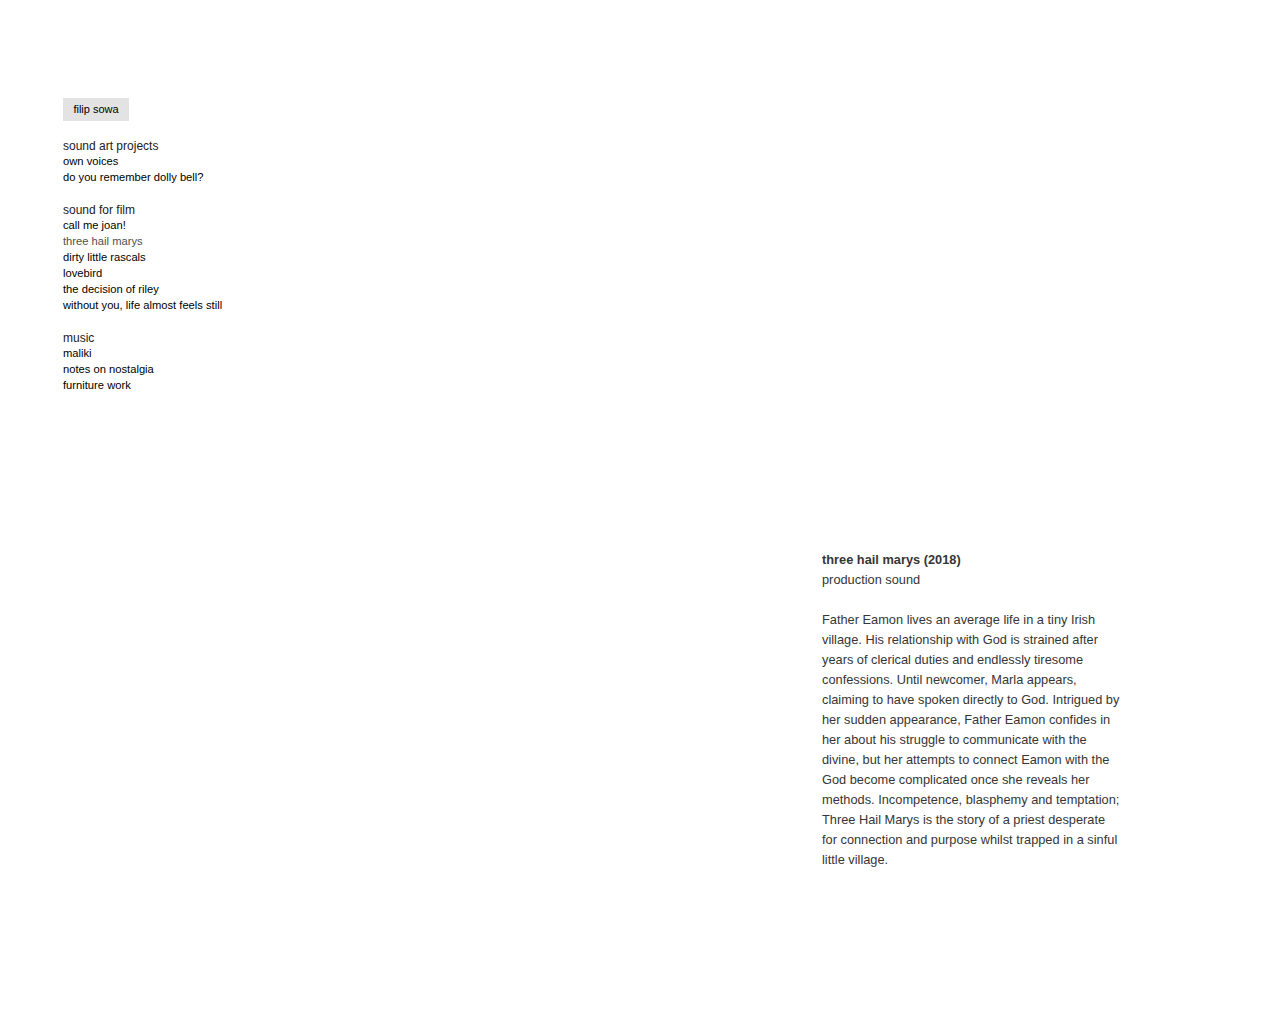
<file: threehailmarys.html>
<!DOCTYPE html>
<html>
<head>
    <meta charset="utf-8" />
    <title>three hail marys - filip sowa</title>
    <link rel="stylesheet" href="../css/stylesthreehailmarys.css">
</head>   
<body>
    <div id="container">
        <div id="content">
            <div id="nav">
                <div class="nav-wrapper">
                    <div class="top-left-side">
                      <div class="brand">
                          <a href="index.html">filip sowa</a>
                      </div>
                   </div>
                   <br>
                   <div class="mid-left-side">
                      <div class="brand">
                         <div>sound art projects</div>
                      </div>
                  </div>
                  <div class="soundartprojects">
                      <div class="nav-link-wrapper2">
                         <a href="ownvoices.html">own voices</a>
                      </div>
                  </div>
                  <div class="soundartprojects">
                      <div class="nav-link-wrapper2">
                          <a href="doyourememberdollybell.html">do you remember dolly bell?</a>
                      </div>  
                  </div>      
                  <br>
                  <div class="mid-left-side">
                      <div class="brand">
                         <div>sound for film</div>
                      </div>
                  </div>
                  <div class="soundforfilm">
                      <div class="nav-link-wrapper2">
                          <a href="callmejoan!.html">call me joan!</a>
                       </div>
                       <div class="nav-link-wrapper2">
                           <div>three hail marys</div>
                       </div>
                       <div class="nav-link-wrapper2">
                           <a href="dirtylittlerascals.html">dirty little rascals</a>
                       </div>
                       <div class="nav-link-wrapper2">
                           <a href="lovebird.html">lovebird</a>
                       </div>
                       <div class="nav-link-wrapper2">
                          <a href="thedecisionofriley.html">the decision of riley</a>
                       </div>
                       <div class="nav-link-wrapper2">
                           <a href="withoutyou.html">without you, life almost feels still</a>
                       </div>
                   </div>
                  <br> 
                 <div class="mid-left-side">
                     <div class="brand">
                         <div>music</div>
                     </div>
                 </div>
                 <div class="music">
                     <div class="nav-link-wrapper2">
                         <a href="maliki.html">maliki</a>
                     </div>
                     <div class="nav-link-wrapper2">
                         <a href="notesonnostalgia.html">notes on nostalgia</a>
                     </div>
                     <div class="nav-link-wrapper2">
                        <a href="furnituremusic.html">furniture work</a>
                     </div>
                 </div>
                  <br>
              </div>
              </div>
            <div id="main">
                <iframe src="https://player.vimeo.com/video/354375721?byline=0" width="640" height="360" frameborder="0" allow="autoplay; fullscreen" allowfullscreen></iframe>
            </div>
            <div id="info">
                <div class="infotext">
                   <p><b>three hail marys (2018)</b><br>
                    production sound<br><br>
                    Father Eamon lives an average life in a tiny Irish village. His relationship with God is strained after years of clerical duties and endlessly tiresome confessions. Until newcomer, Marla appears, claiming to have spoken directly to God. Intrigued by her sudden appearance, Father Eamon confides in her about his struggle to communicate with the divine, but her attempts to connect Eamon with the God become complicated once she reveals her methods. Incompetence, blasphemy and temptation; Three Hail Marys is the story of a priest desperate for connection and purpose whilst trapped in a sinful little village.
                </div>
                <br>
            </div>
               
        </div>
  
  
  
    </div>
</body> 
</html>
</file>
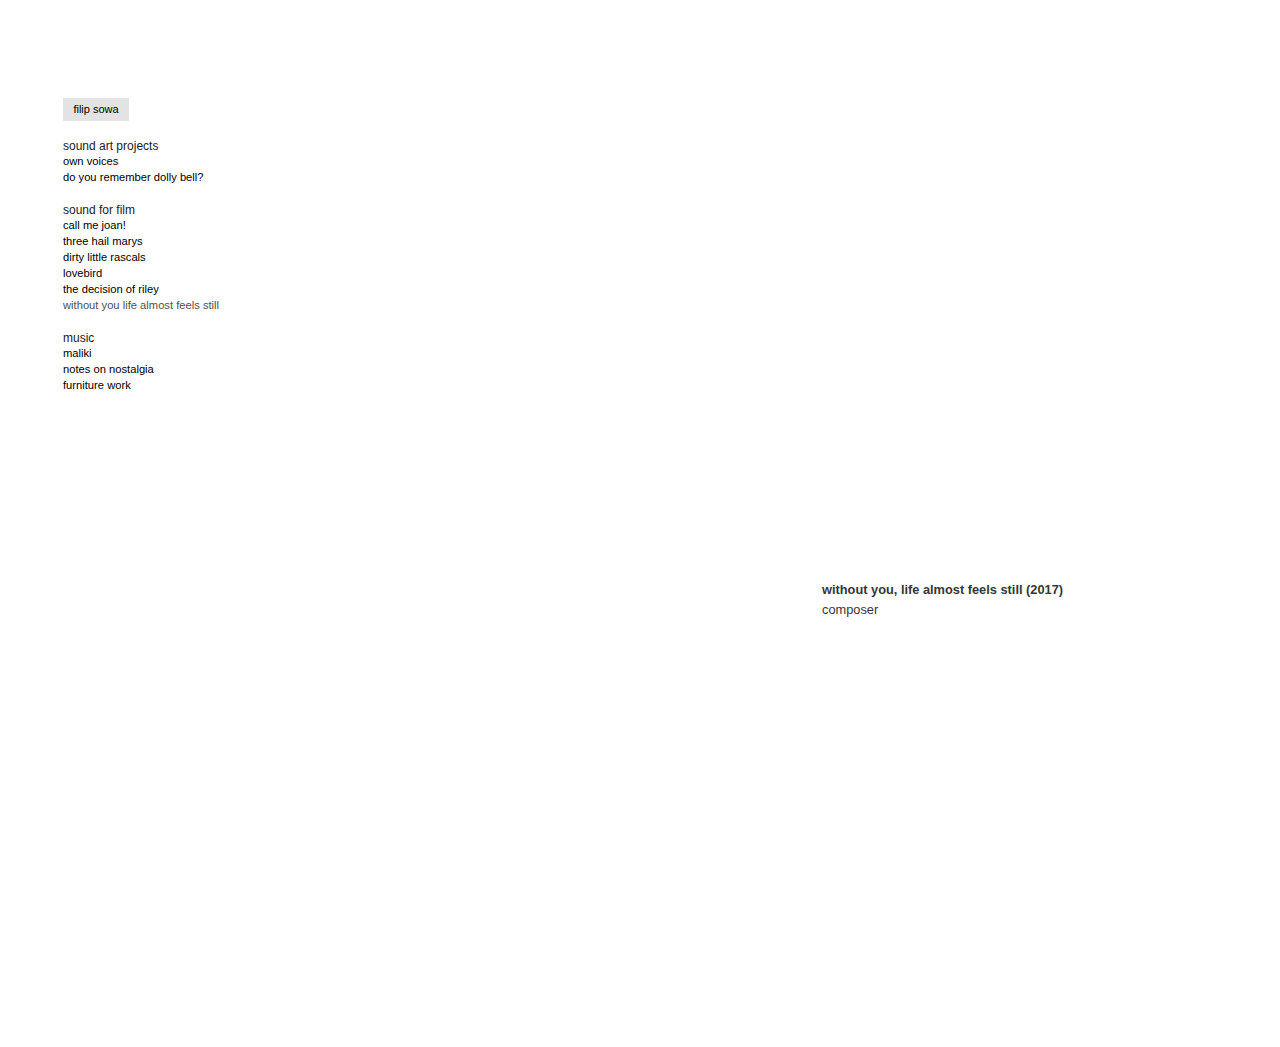
<file: withoutyou.html>
<!DOCTYPE html>
<html>
<head>
    <meta charset="utf-8" />
    <title>without you - filip sowa</title>
    <link rel="stylesheet" href="../css/styleswithoutyou.css">
</head>   
<body>
    <div id="container">
        <div id="content">
            <div id="nav">
                <div class="nav-wrapper">
                    <div class="top-left-side">
                      <div class="brand">
                          <a href="index.html">filip sowa</a>
                      </div>
                   </div>
                   <br>
                   <div class="mid-left-side">
                      <div class="brand">
                         <div>sound art projects</div>
                      </div>
                  </div>
                  <div class="soundartprojects">
                      <div class="nav-link-wrapper2">
                         <a href="ownvoices.html">own voices</a>
                      </div>
                  </div>
                  <div class="soundartprojects">
                      <div class="nav-link-wrapper2">
                          <a href="doyourememberdollybell.html">do you remember dolly bell?</a>
                      </div>  
                  </div>      
                  <br>
                  <div class="mid-left-side">
                      <div class="brand">
                         <div>sound for film</div>
                      </div>
                  </div>
                  <div class="soundforfilm">
                      <div class="nav-link-wrapper2">
                          <a href="callmejoan!.html">call me joan!</a>
                       </div>
                       <div class="nav-link-wrapper2">
                           <a href="threehailmarys.html">three hail marys</a>
                       </div>
                       <div class="nav-link-wrapper2">
                           <a href="dirtylittlerascals.html">dirty little rascals</a>
                       </div>
                       <div class="nav-link-wrapper2">
                           <a href="lovebird.html">lovebird</a>
                       </div>
                       <div class="nav-link-wrapper2">
                          <a href="thedecisionofriley.html">the decision of riley</a>
                       </div>
                       <div class="nav-link-wrapper2">
                           <div>without you life almost feels still</div>
                       </div>
                   </div>
                  <br> 
                 <div class="mid-left-side">
                     <div class="brand">
                         <div>music</div>
                     </div>
                 </div>
                 <div class="music">
                     <div class="nav-link-wrapper2">
                         <a href="maliki.html">maliki</a>
                     </div>
                     <div class="nav-link-wrapper2">
                         <a href="notesonnostalgia.html">notes on nostalgia</a>
                     </div>
                     <div class="nav-link-wrapper2">
                        <a href="furnituremusic.html">furniture work</a>
                     </div>
                 </div>
                  <br>
              </div>
              </div>
            <div id="main">
                <iframe src="https://player.vimeo.com/video/226551978" width="640" height="360" frameborder="0" allow="autoplay; fullscreen" allowfullscreen></iframe>
            </div>
            <div id="info">
                <div class="infotext">
                <p><b>without you, life almost feels still (2017)</b><br>
                    composer<br>
                </div>
                <br>
            </div>
               
        </div>
  
  
  
      </div>
</body> 
</html>
</file>
<file: css/styles.css>
.nav-wrapper {
    justify-content: space-between;
    padding-top: 90px;
    padding-left: 55px;
    color: #505050;
   
}

.nav-wrapper .top-left-side .brand {
    color: black;
    font-size: 11px;
    font-weight: 400;
    font-style: normal;
    line-height: 1.4em;
}

.nav-link-wrapper {
    height: 22px;
    border-bottom: 1px solid transparent;
    transition: border-bottom 0.5s;
    font-size: 75%;
    color: darkgray;
}

.nav-link-wrapper a {
    color: black;
    text-decoration: none;
    transition: color 0.5s;

}

.nav-link-wrapper:hover {
    border-bottom: 1px solid black;
}

.nav-link-wrapper:hover a {
    color: #8a8a8a;
}

.nav-wrapper2 {
    justify-content: space-between;
    padding-top: 90px;
    padding-left: 55px;
}

.nav-link-wrapper2 {
    transition: border-bottom 0.5s;
    text-indent: 0px;
    font-size: 70%;
    padding: 2px 0px 2px 0px;
}

.nav-link-wrapper2 a {
    color: black;
    text-decoration: none;
    transition: color 0.5s;

}

.nav-link-wrapper2:hover a {
    color: #8a8a8a;
}

body {
    font-family: Arial, Helvetica, sans-serif
}

.top-left-side {
     background-color: #e3e3e3;
     height: 125%;
     width: 50px;
     padding: 4px 8px;
     border: 5px;
     font-family: Arial, Helvetica, sans-serif;
     text-align: center;
}

#nav {
    width: 250px;
    float: left;
    color: #363636;
}

#main {
    float: left;
    width: 1155px;
    margin: 0px;
    border: 0px;
    padding: 75px 0px 0px 0px;
}

.brand {
    text-decoration: none;
    font-size: 75%;
    color: #212121;
}

.brand a {
    text-decoration: none;
    color: black;
}

.paragraph {
    float: left;
    width: 500px;
    padding: 17px 75px 75px 75px;
    font-size: 80%;
    color: #505050;
    line-height: 20px;
}

.image {
    display: inline-block;
    width: 350px;
    padding: 30px 60px 60px 60px;
}

div.image {

}
</file>
<file: css/stylescallmejoan!.css>
.nav-wrapper {
    justify-content: space-between;
    padding-top: 90px;
    padding-left: 55px;
    color: #505050;
   
}

.nav-wrapper .top-left-side .brand {
    color: black;
    font-size: 11px;
    font-weight: 400;
    font-style: normal;
    line-height: 1.4em;
}

.nav-link-wrapper {
    height: 22px;
    border-bottom: 1px solid transparent;
    transition: border-bottom 0.5s;
    font-size: 75%;
    color: darkgray;
}

.nav-link-wrapper a {
    color: black;
    text-decoration: none;
    transition: color 0.5s;

}

.nav-link-wrapper:hover {
    border-bottom: 1px solid black;
}

.nav-link-wrapper:hover a {
    color: #8a8a8a;
}

.nav-wrapper2 {
    justify-content: space-between;
    padding-top: 90px;
    padding-left: 55px;
}

.nav-link-wrapper2 {
    transition: border-bottom 0.5s;
    text-indent: 0px;
    font-size: 70%;
    padding: 2px 0px 2px 0px;
}

.nav-link-wrapper2 a {
    color: black;
    text-decoration: none;
    transition: color 0.5s;

}

.nav-link-wrapper2:hover a {
    color: #8a8a8a;
}

body {
    font-family: Arial, Helvetica, sans-serif
}

.top-left-side {
     background-color: #e3e3e3;
     height: 125%;
     width: 50px;
     padding: 4px 8px;
     border: 5px;
     font-family: Arial, Helvetica, sans-serif;
     text-align: center;
}

#nav {
    width: 275px;
    float: left;
    color: #363636;
}

#main {
    width: 650px;
    margin: 0px;
    border: 0px;
    float: left;
    padding: 105px 0px 0px 0px;
}

.brand {
    text-decoration: none;
    font-size: 75%;
    color: #212121;
}

.brand a {
    text-decoration: none;
    color: black;
}

#info {
    float: right;
    width: 450px;
    height: 570px;
    padding: auto;
}

.infotext {
    padding-top: 90px;
    padding-bottom: 35px;
    font-size: 80%;
    color: #363636;
    line-height: 20px;
    text-decoration: auto;
    width: 300px;
    font-family: Arial, Helvetica, sans-serif
}

.programmenote {
    text-decoration: none;
    font-size: 75%;
    color: #363636;
    padding-top: 35px;
}

.programmenote a {
    text-decoration: none;
    color: #363636;
    transition: color 0.5s;
}

.programmenote:hover a {
    color: #8a8a8a;
}
</file>
<file: css/stylesdirtylittlerascals.css>
.nav-wrapper {
    justify-content: space-between;
    padding-top: 90px;
    padding-left: 55px;
    color: #505050;
   
}

.nav-wrapper .top-left-side .brand {
    color: black;
    font-size: 11px;
    font-weight: 400;
    font-style: normal;
    line-height: 1.4em;
}

.nav-link-wrapper {
    height: 22px;
    border-bottom: 1px solid transparent;
    transition: border-bottom 0.5s;
    font-size: 75%;
    color: darkgray;
}

.nav-link-wrapper a {
    color: black;
    text-decoration: none;
    transition: color 0.5s;

}

.nav-link-wrapper:hover {
    border-bottom: 1px solid black;
}

.nav-link-wrapper:hover a {
    color: #8a8a8a;
}

.nav-wrapper2 {
    justify-content: space-between;
    padding-top: 90px;
    padding-left: 55px;
}

.nav-link-wrapper2 {
    transition: border-bottom 0.5s;
    text-indent: 0px;
    font-size: 70%;
    padding: 2px 0px 2px 0px;
}

.nav-link-wrapper2 a {
    color: black;
    text-decoration: none;
    transition: color 0.5s;

}

.nav-link-wrapper2:hover a {
    color: #8a8a8a;
}

body {
    font-family: Arial, Helvetica, sans-serif
}

.top-left-side {
     background-color: #e3e3e3;
     height: 125%;
     width: 50px;
     padding: 4px 8px;
     border: 5px;
     font-family: Arial, Helvetica, sans-serif;
     text-align: center;
}

#nav {
    width: 275px;
    float: left;
    color: #363636;
}

#main {
    width: 650px;
    margin: 0px;
    border: 0px;
    float: left;
    padding: 105px 0px 0px 0px;
}

.brand {
    text-decoration: none;
    font-size: 75%;
    color: #212121;
}

.brand a {
    text-decoration: none;
    color: black;
}

#info {
    float: right;
    width: 450px;
    height: 570px;
    padding: auto;
}

.infotext {
    padding-top: 90px;
    padding-bottom: 35px;
    font-size: 80%;
    color: #363636;
    line-height: 20px;
    text-decoration: auto;
    width: 300px;
    font-family: Arial, Helvetica, sans-serif
}

.programmenote {
    text-decoration: none;
    font-size: 75%;
    color: #363636;
    padding-top: 35px;
}

.programmenote a {
    text-decoration: none;
    color: #363636;
    transition: color 0.5s;
}

.programmenote:hover a {
    color: #8a8a8a;
}
</file>
<file: css/stylesdoyourememberdollybell.css>
.nav-wrapper {
    justify-content: space-between;
    padding-top: 90px;
    padding-left: 55px;
    color: #505050;
   
}

.nav-wrapper .top-left-side .brand {
    color: black;
    font-size: 11px;
    font-weight: 400;
    font-style: normal;
    line-height: 1.4em;
}

.nav-link-wrapper {
    height: 22px;
    border-bottom: 1px solid transparent;
    transition: border-bottom 0.5s;
    font-size: 75%;
    color: darkgray;
}

.nav-link-wrapper a {
    color: black;
    text-decoration: none;
    transition: color 0.5s;

}

.nav-link-wrapper:hover {
    border-bottom: 1px solid black;
}

.nav-link-wrapper:hover a {
    color: #8a8a8a;
}

.nav-wrapper2 {
    justify-content: space-between;
    padding-top: 90px;
    padding-left: 55px;
}

.nav-link-wrapper2 {
    transition: border-bottom 0.5s;
    text-indent: 0px;
    font-size: 70%;
    padding: 2px 0px 2px 0px;
}

.nav-link-wrapper2 a {
    color: black;
    text-decoration: none;
    transition: color 0.5s;

}

.nav-link-wrapper2:hover a {
    color: #8a8a8a;
}

body {
    font-family: Arial, Helvetica, sans-serif
}

.top-left-side {
     background-color: #e3e3e3;
     height: 125%;
     width: 50px;
     padding: 4px 8px;
     border: 5px;
     font-family: Arial, Helvetica, sans-serif;
     text-align: center;
}

#nav {
    width: 275px;
    float: left;
    color: #363636;
}

#main {
    width: 650px;
    margin: 0px;
    border: 0px;
    float: left;
    padding: 105px 0px 0px 0px;
}

.brand {
    text-decoration: none;
    font-size: 75%;
    color: #212121;
}

.brand a {
    text-decoration: none;
    color: black;
}

#info {
    float: right;
    width: 450px;
    height: 570px;
    padding: auto;
}

.infotext {
    padding-top: 90px;
    padding-bottom: 35px;
    font-size: 80%;
    color: #363636;
    line-height: 20px;
    text-decoration: auto;
    width: 300px;
    font-family: Arial, Helvetica, sans-serif
}
</file>
<file: css/stylesfurnituremusic.css>
.nav-wrapper {
    justify-content: space-between;
    padding-top: 90px;
    padding-left: 55px;
    color: #505050;
   
}

.nav-wrapper .top-left-side .brand {
    color: black;
    font-size: 11px;
    font-weight: 400;
    font-style: normal;
    line-height: 1.4em;
}

.nav-link-wrapper {
    height: 22px;
    border-bottom: 1px solid transparent;
    transition: border-bottom 0.5s;
    font-size: 75%;
    color: darkgray;
}

.nav-link-wrapper a {
    color: black;
    text-decoration: none;
    transition: color 0.5s;

}

.nav-link-wrapper:hover {
    border-bottom: 1px solid black;
}

.nav-link-wrapper:hover a {
    color: #8a8a8a;
}

.nav-wrapper2 {
    justify-content: space-between;
    padding-top: 90px;
    padding-left: 55px;
}

.nav-link-wrapper2 {
    transition: border-bottom 0.5s;
    text-indent: 0px;
    font-size: 70%;
    padding: 2px 0px 2px 0px;
}

.nav-link-wrapper2 a {
    color: black;
    text-decoration: none;
    transition: color 0.5s;

}

.nav-link-wrapper2:hover a {
    color: #8a8a8a;
}

body {
    font-family: Arial, Helvetica, sans-serif
}

.top-left-side {
     background-color: #e3e3e3;
     height: 125%;
     width: 50px;
     padding: 4px 8px;
     border: 5px;
     font-family: Arial, Helvetica, sans-serif;
     text-align: center;
}

#nav {
    width: 275px;
    float: left;
    color: #363636;
}

#main {
    width: 650px;
    margin: 0px;
    border: 0px;
    float: left;
    padding: 100px 0px 0px 0px;
}

.brand {
    text-decoration: none;
    font-size: 75%;
    color: #212121;
}

.brand a {
    text-decoration: none;
    color: black;
}

#info {
    float: right;
    width: 450px;
    height: 570px;
    padding: auto;
}

.infotext {
    padding-top: 90px;
    padding-bottom: 35px;
    font-size: 80%;
    color: #363636;
    line-height: 20px;
    text-decoration: auto;
    width: 300px;
    font-family: Arial, Helvetica, sans-serif
}
</file>
<file: css/styleslovebird.css>
.nav-wrapper {
    justify-content: space-between;
    padding-top: 90px;
    padding-left: 55px;
    color: #505050;
   
}

.nav-wrapper .top-left-side .brand {
    color: black;
    font-size: 11px;
    font-weight: 400;
    font-style: normal;
    line-height: 1.4em;
}

.nav-link-wrapper {
    height: 22px;
    border-bottom: 1px solid transparent;
    transition: border-bottom 0.5s;
    font-size: 75%;
    color: darkgray;
}

.nav-link-wrapper a {
    color: black;
    text-decoration: none;
    transition: color 0.5s;

}

.nav-link-wrapper:hover {
    border-bottom: 1px solid black;
}

.nav-link-wrapper:hover a {
    color: #8a8a8a;
}

.nav-wrapper2 {
    justify-content: space-between;
    padding-top: 90px;
    padding-left: 55px;
}

.nav-link-wrapper2 {
    transition: border-bottom 0.5s;
    text-indent: 0px;
    font-size: 70%;
    padding: 2px 0px 2px 0px;
}

.nav-link-wrapper2 a {
    color: black;
    text-decoration: none;
    transition: color 0.5s;

}

.nav-link-wrapper2:hover a {
    color: #8a8a8a;
}

body {
    font-family: Arial, Helvetica, sans-serif
}

.top-left-side {
     background-color: #e3e3e3;
     height: 125%;
     width: 50px;
     padding: 4px 8px;
     border: 5px;
     font-family: Arial, Helvetica, sans-serif;
     text-align: center;
}

#nav {
    width: 250px;
    float: left;
    color: #363636;
}

#main {
    float: left;
    width: 650px;
    margin: 0px;
    border: 0px;
    padding: 105px 0px 0px 0px;
}

.brand {
    text-decoration: none;
    font-size: 75%;
    color: #212121;
}

.brand a {
    text-decoration: none;
    color: black;
}

.paragraph {
    float: left;
    width: 500px;
    padding: 5px 75px 75px 75px;
    font-size: 75%;
    color: #505050;
    line-height: 20px;
}

#info {
    float: right;
    width: 450px;
    height: 570px;
    padding: auto;
}

.infotext {
    padding-top: 90px;
    padding-bottom: 35px;
    font-size: 80%;
    color: #363636;
    line-height: 20px;
    text-decoration: auto;
    width: 300px;
    font-family: Arial, Helvetica, sans-serif
}
</file>
<file: css/stylesmaliki.css>
.nav-wrapper {
    justify-content: space-between;
    padding-top: 90px;
    padding-left: 55px;
    color: #505050;
   
}

.nav-wrapper .top-left-side .brand {
    color: black;
    font-size: 11px;
    font-weight: 400;
    font-style: normal;
    line-height: 1.4em;
}

.nav-link-wrapper {
    height: 22px;
    border-bottom: 1px solid transparent;
    transition: border-bottom 0.5s;
    font-size: 75%;
    color: darkgray;
}

.nav-link-wrapper a {
    color: black;
    text-decoration: none;
    transition: color 0.5s;

}

.nav-link-wrapper:hover {
    border-bottom: 1px solid black;
}

.nav-link-wrapper:hover a {
    color: #8a8a8a;
}

.nav-wrapper2 {
    justify-content: space-between;
    padding-top: 90px;
    padding-left: 55px;
}

.nav-link-wrapper2 {
    transition: border-bottom 0.5s;
    text-indent: 0px;
    font-size: 70%;
    padding: 2px 0px 2px 0px;
}

.nav-link-wrapper2 a {
    color: black;
    text-decoration: none;
    transition: color 0.5s;

}

.nav-link-wrapper2:hover a {
    color: #8a8a8a;
}

body {
    font-family: Arial, Helvetica, sans-serif
}

.top-left-side {
     background-color: #e3e3e3;
     height: 125%;
     width: 50px;
     padding: 4px 8px;
     border: 5px;
     font-family: Arial, Helvetica, sans-serif;
     text-align: center;
}

#nav {
    width: 250px;
    float: left;
    color: #363636;
}

#main {
    float: left;
    width: 1155px;
    margin: 0px;
    border: 0px;
    padding: 75px 0px 0px 0px;
}

.brand {
    text-decoration: none;
    font-size: 75%;
    color: #212121;
}

.brand a {
    text-decoration: none;
    color: black;
}

.paragraph {
    float: left;
    width: 500px;
    padding: 5px 75px 75px 75px;
    font-size: 75%;
    color: #505050;
    line-height: 20px;
}

.spotify {
    display: inline-block;
    width: max-content;
    padding: 30px 60px 60px 60px;
}
</file>
<file: css/stylesnotesonnostalgia.css>
.nav-wrapper {
    justify-content: space-between;
    padding-top: 90px;
    padding-left: 55px;
    color: #505050;
   
}

.nav-wrapper .top-left-side .brand {
    color: black;
    font-size: 11px;
    font-weight: 400;
    font-style: normal;
    line-height: 1.4em;
}

.nav-link-wrapper {
    height: 22px;
    border-bottom: 1px solid transparent;
    transition: border-bottom 0.5s;
    font-size: 75%;
    color: darkgray;
}

.nav-link-wrapper a {
    color: black;
    text-decoration: none;
    transition: color 0.5s;

}

.nav-link-wrapper:hover {
    border-bottom: 1px solid black;
}

.nav-link-wrapper:hover a {
    color: #8a8a8a;
}

.nav-wrapper2 {
    justify-content: space-between;
    padding-top: 90px;
    padding-left: 55px;
}

.nav-link-wrapper2 {
    transition: border-bottom 0.5s;
    text-indent: 0px;
    font-size: 70%;
    padding: 2px 0px 2px 0px;
}

.nav-link-wrapper2 a {
    color: black;
    text-decoration: none;
    transition: color 0.5s;

}

.nav-link-wrapper2:hover a {
    color: #8a8a8a;
}

body {
    font-family: Arial, Helvetica, sans-serif
}

.top-left-side {
     background-color: #e3e3e3;
     height: 125%;
     width: 50px;
     padding: 4px 8px;
     border: 5px;
     font-family: Arial, Helvetica, sans-serif;
     text-align: center;
}

#nav {
    width: 275px;
    float: left;
    color: #363636;
}

#main {
    width: 650px;
    margin: 0px;
    border: 0px;
    float: left;
    padding: 100px 0px 0px 0px;
}

.brand {
    text-decoration: none;
    font-size: 75%;
    color: #212121;
}

.brand a {
    text-decoration: none;
    color: black;
}

#info {
    float: right;
    width: 450px;
    height: 570px;
    padding: auto;
}

.infotext {
    padding-top: 90px;
    padding-bottom: 35px;
    font-size: 80%;
    color: #363636;
    line-height: 20px;
    text-decoration: auto;
    width: 300px;
    font-family: Arial, Helvetica, sans-serif
}
</file>
<file: css/stylesdecisionofriley.css>
.nav-wrapper {
    justify-content: space-between;
    padding-top: 90px;
    padding-left: 55px;
    color: #505050;
   
}

.nav-wrapper .top-left-side .brand {
    color: black;
    font-size: 11px;
    font-weight: 400;
    font-style: normal;
    line-height: 1.4em;
}

.nav-link-wrapper {
    height: 22px;
    border-bottom: 1px solid transparent;
    transition: border-bottom 0.5s;
    font-size: 75%;
    color: darkgray;
}

.nav-link-wrapper a {
    color: black;
    text-decoration: none;
    transition: color 0.5s;

}

.nav-link-wrapper:hover {
    border-bottom: 1px solid black;
}

.nav-link-wrapper:hover a {
    color: #8a8a8a;
}

.nav-wrapper2 {
    justify-content: space-between;
    padding-top: 90px;
    padding-left: 55px;
}

.nav-link-wrapper2 {
    transition: border-bottom 0.5s;
    text-indent: 0px;
    font-size: 70%;
    padding: 2px 0px 2px 0px;
}

.nav-link-wrapper2 a {
    color: black;
    text-decoration: none;
    transition: color 0.5s;

}

.nav-link-wrapper2:hover a {
    color: #8a8a8a;
}

body {
    font-family: Arial, Helvetica, sans-serif
}

.top-left-side {
     background-color: #e3e3e3;
     height: 125%;
     width: 50px;
     padding: 4px 8px;
     border: 5px;
     font-family: Arial, Helvetica, sans-serif;
     text-align: center;
}

#nav {
    width: 275px;
    float: left;
    color: #363636;
}

#main {
    width: 650px;
    margin: 0px;
    border: 0px;
    float: left;
    padding: 105px 0px 0px 0px;
}

.brand {
    text-decoration: none;
    font-size: 75%;
    color: #212121;
}

.brand a {
    text-decoration: none;
    color: black;
}

#info {
    float: right;
    width: 450px;
    height: 570px;
    padding: auto;
}

.infotext {
    padding-top: 90px;
    padding-bottom: 35px;
    font-size: 80%;
    color: #363636;
    line-height: 20px;
    text-decoration: auto;
    width: 300px;
    font-family: Arial, Helvetica, sans-serif
}
</file>
<file: css/stylesthreehailmarys.css>
.nav-wrapper {
    justify-content: space-between;
    padding-top: 90px;
    padding-left: 55px;
    color: #505050;
   
}

.nav-wrapper .top-left-side .brand {
    color: black;
    font-size: 11px;
    font-weight: 400;
    font-style: normal;
    line-height: 1.4em;
}

.nav-link-wrapper {
    height: 22px;
    border-bottom: 1px solid transparent;
    transition: border-bottom 0.5s;
    font-size: 75%;
    color: darkgray;
}

.nav-link-wrapper a {
    color: black;
    text-decoration: none;
    transition: color 0.5s;

}

.nav-link-wrapper:hover {
    border-bottom: 1px solid black;
}

.nav-link-wrapper:hover a {
    color: #8a8a8a;
}

.nav-wrapper2 {
    justify-content: space-between;
    padding-top: 90px;
    padding-left: 55px;
}

.nav-link-wrapper2 {
    transition: border-bottom 0.5s;
    text-indent: 0px;
    font-size: 70%;
    padding: 2px 0px 2px 0px;
}

.nav-link-wrapper2 a {
    color: black;
    text-decoration: none;
    transition: color 0.5s;

}

.nav-link-wrapper2:hover a {
    color: #8a8a8a;
}

body {
    font-family: Arial, Helvetica, sans-serif
}

.top-left-side {
     background-color: #e3e3e3;
     height: 125%;
     width: 50px;
     padding: 4px 8px;
     border: 5px;
     font-family: Arial, Helvetica, sans-serif;
     text-align: center;
}

#nav {
    width: 275px;
    float: left;
    color: #363636;
}

#main {
    width: 650px;
    margin: 0px;
    border: 0px;
    float: left;
    padding: 75px 0px 0px 0px;
}

.brand {
    text-decoration: none;
    font-size: 75%;
    color: #212121;
}

.brand a {
    text-decoration: none;
    color: black;
}

#info {
    float: right;
    width: 450px;
    height: 570px;
    padding: auto;
}

.infotext {
    padding-top: 90px;
    padding-bottom: 35px;
    font-size: 80%;
    color: #363636;
    line-height: 20px;
    text-decoration: auto;
    width: 300px;
    font-family: Arial, Helvetica, sans-serif
}
</file>
<file: css/styleswithoutyou.css>
.nav-wrapper {
    justify-content: space-between;
    padding-top: 90px;
    padding-left: 55px;
    color: #505050;
   
}

.nav-wrapper .top-left-side .brand {
    color: black;
    font-size: 11px;
    font-weight: 400;
    font-style: normal;
    line-height: 1.4em;
}

.nav-link-wrapper {
    height: 22px;
    border-bottom: 1px solid transparent;
    transition: border-bottom 0.5s;
    font-size: 75%;
    color: darkgray;
}

.nav-link-wrapper a {
    color: black;
    text-decoration: none;
    transition: color 0.5s;

}

.nav-link-wrapper:hover {
    border-bottom: 1px solid black;
}

.nav-link-wrapper:hover a {
    color: #8a8a8a;
}

.nav-wrapper2 {
    justify-content: space-between;
    padding-top: 90px;
    padding-left: 55px;
}

.nav-link-wrapper2 {
    transition: border-bottom 0.5s;
    text-indent: 0px;
    font-size: 70%;
    padding: 2px 0px 2px 0px;
}

.nav-link-wrapper2 a {
    color: black;
    text-decoration: none;
    transition: color 0.5s;

}

.nav-link-wrapper2:hover a {
    color: #8a8a8a;
}

body {
    font-family: Arial, Helvetica, sans-serif
}

.top-left-side {
     background-color: #e3e3e3;
     height: 125%;
     width: 50px;
     padding: 4px 8px;
     border: 5px;
     font-family: Arial, Helvetica, sans-serif;
     text-align: center;
}

#nav {
    width: 275px;
    float: left;
    color: #363636;
}

#main {
    width: 650px;
    margin: 0px;
    border: 0px;
    float: left;
    padding: 105px 0px 0px 0px;
}

.brand {
    text-decoration: none;
    font-size: 75%;
    color: #212121;
}

.brand a {
    text-decoration: none;
    color: black;
}

#info {
    float: right;
    width: 450px;
    height: 570px;
    padding: auto;
}

.infotext {
    padding-top: 90px;
    padding-bottom: 35px;
    font-size: 80%;
    color: #363636;
    line-height: 20px;
    text-decoration: auto;
    width: 300px;
    font-family: Arial, Helvetica, sans-serif
}
</file>
